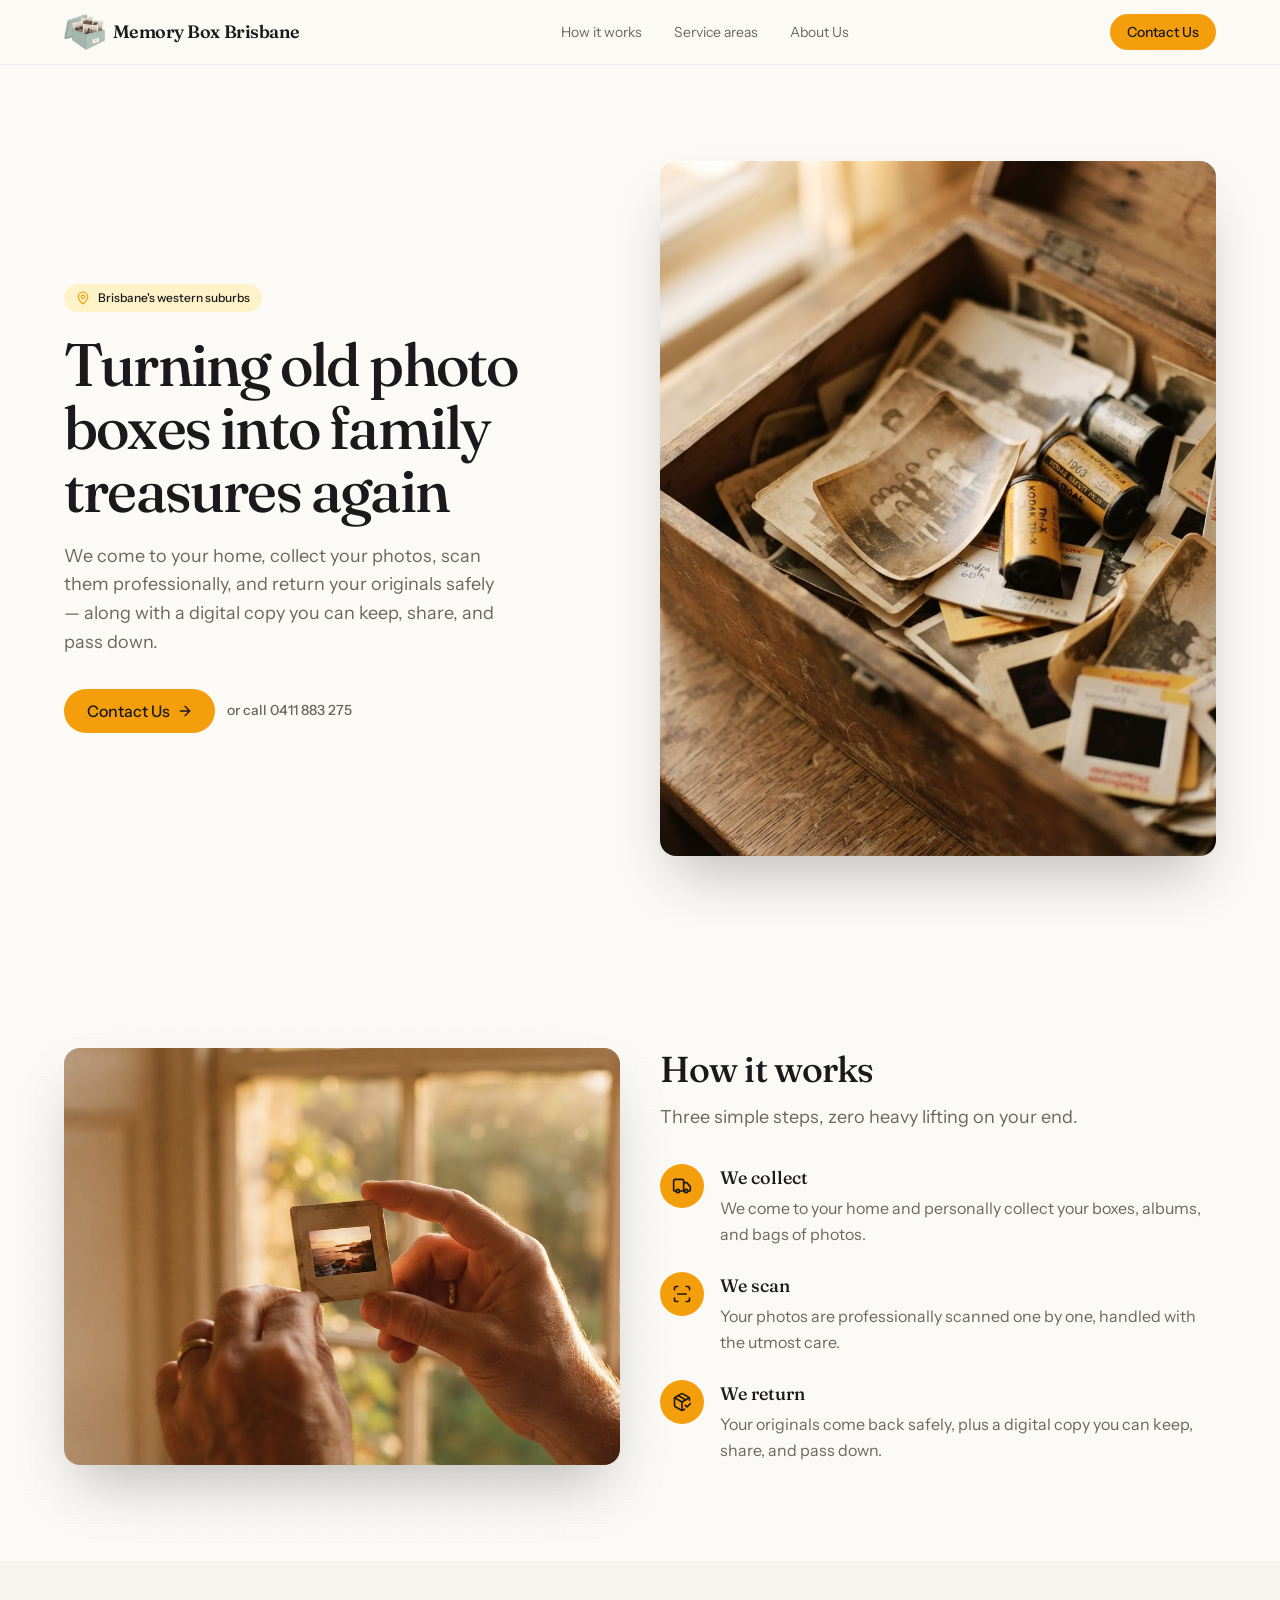
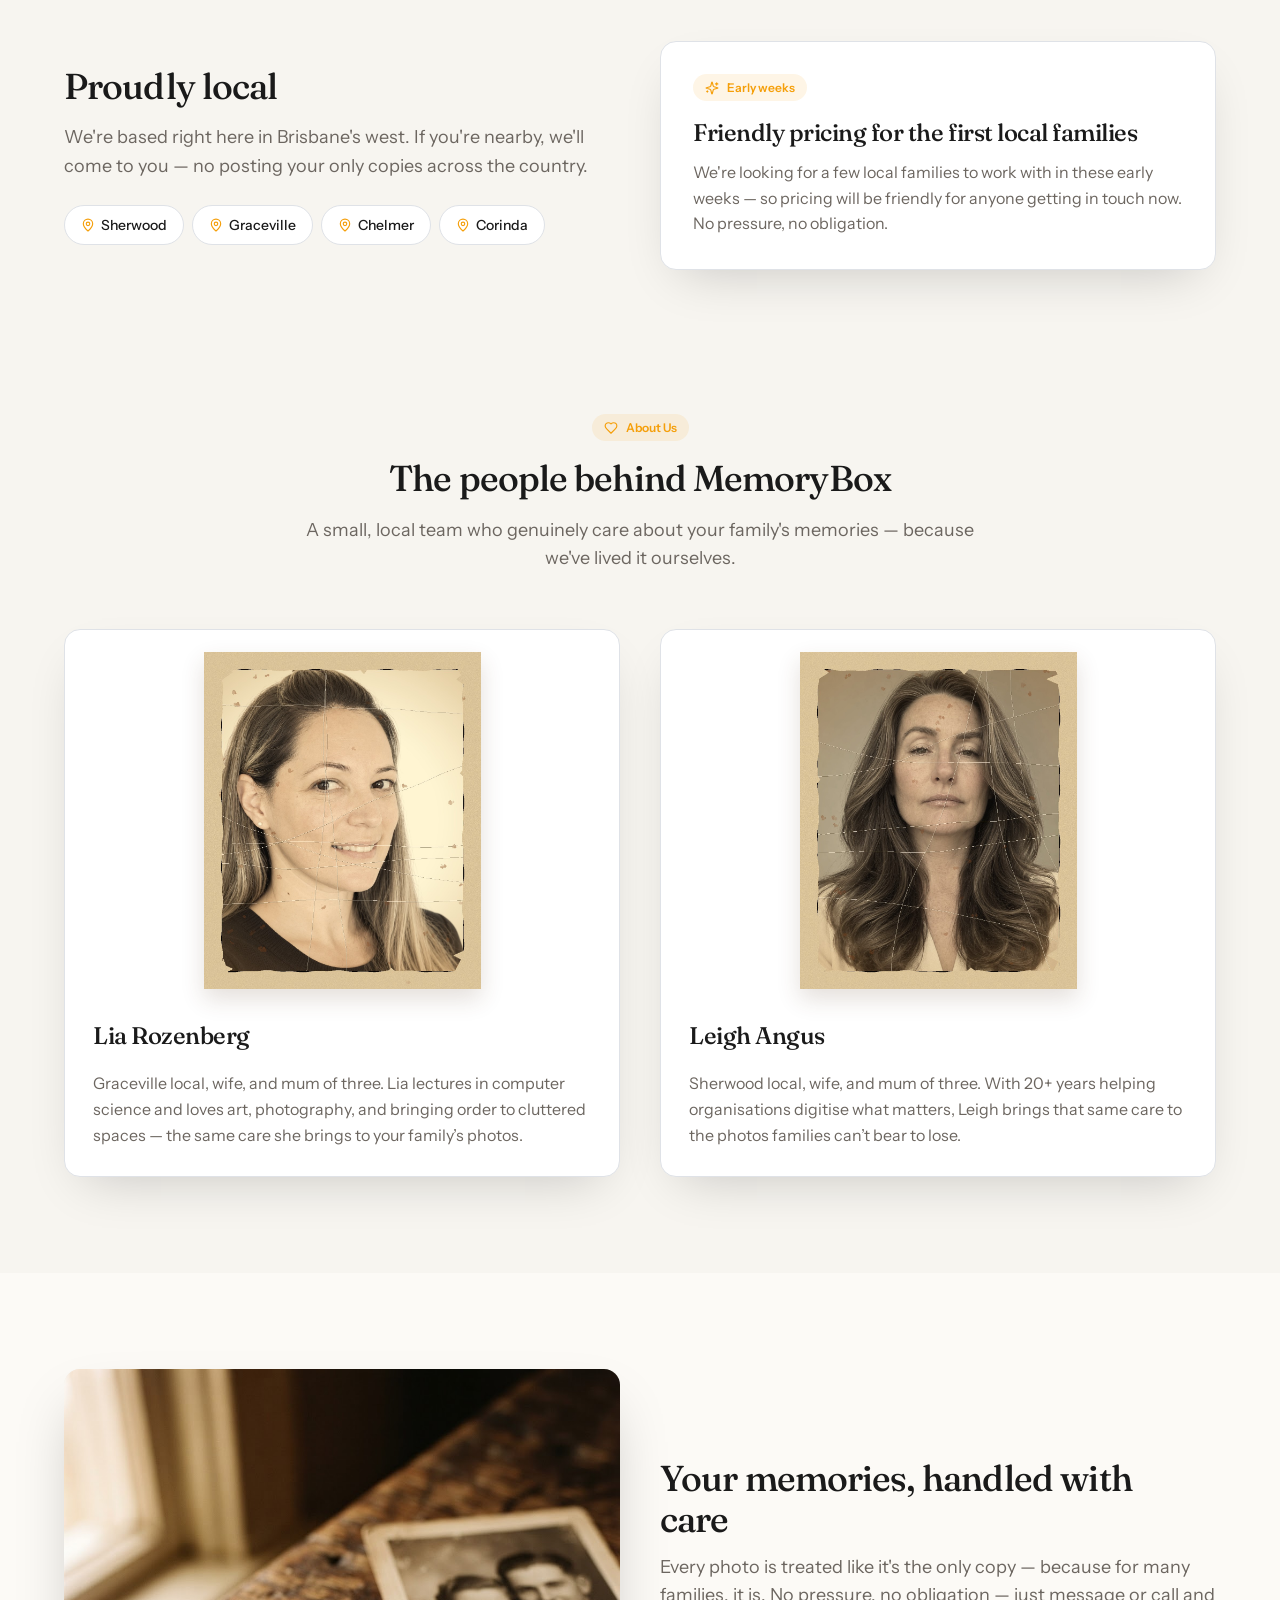
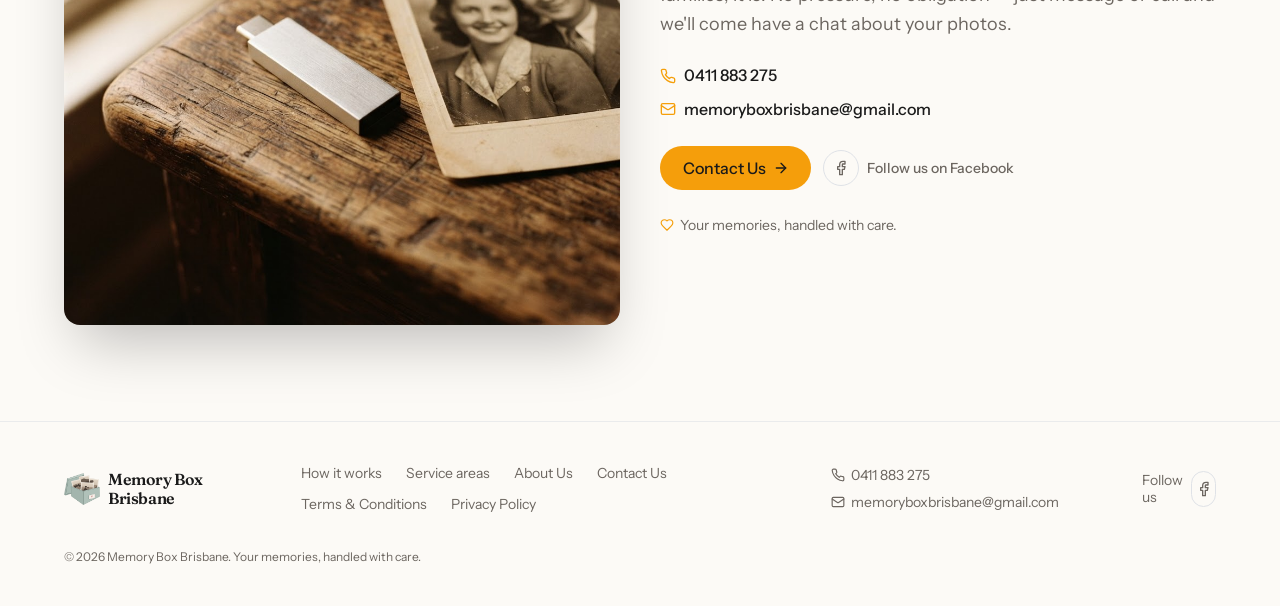
<file: index.html>
<!DOCTYPE html>
<html lang="en-AU">
<head>
  <meta charset="utf-8">
  <meta name="viewport" content="width=device-width, initial-scale=1">
  <title>Memory Box Brisbane</title>
  <meta name="description" content="Preserve your family history with our professional photo digitisation service. We collect your physical albums and boxes, scan them with care, and return your treasures as high-quality digital files for you to share and pass down.">
  <link rel="canonical" href="https://mymemorybox.com.au/">
  <meta property="og:title" content="Memory Box Brisbane">
  <meta property="og:description" content="Turning old photo boxes into family treasures again. Home collection, professional scanning, and your originals returned safely with a digital copy.">
  <meta property="og:type" content="website">
  <meta property="og:url" content="https://mymemorybox.com.au/">
  <meta property="og:image" content="https://mymemorybox.com.au/images/logo.jpg">
  <meta property="og:site_name" content="Memory Box Brisbane">
  <meta name="twitter:card" content="summary_large_image">
  <meta name="twitter:title" content="Memory Box Brisbane">
  <meta name="twitter:description" content="Turning old photo boxes into family treasures again.">
  <meta name="twitter:image" content="https://mymemorybox.com.au/images/logo.jpg">
  <meta name="theme-color" content="#fbf8f4">
  <link rel="icon" href="images/logo.png?v=2" type="image/png">
  <link rel="apple-touch-icon" href="images/logo.png?v=2">
  <link rel="preconnect" href="https://fonts.googleapis.com">
  <link rel="preconnect" href="https://fonts.gstatic.com" crossorigin>
  <link href="https://fonts.googleapis.com/css2?family=Fraunces:opsz,wght@9..144,400;9..144,500;9..144,600;9..144,700&family=Instrument+Sans:wght@400;500;600;700&display=swap" rel="stylesheet">
  <link rel="stylesheet" href="css/styles.css">
  <script type="application/ld+json">
  {
    "@context": "https://schema.org",
    "@type": "LocalBusiness",
    "name": "Memory Box Brisbane",
    "description": "Professional photo digitisation with home collection across Brisbane's west.",
    "url": "https://mymemorybox.com.au/",
    "image": "https://mymemorybox.com.au/images/logo.jpg",
    "logo": "https://mymemorybox.com.au/images/logo.png",
    "email": "memoryboxbrisbane@gmail.com",
    "telephone": "+61411883275",
    "areaServed": ["Sherwood", "Graceville", "Chelmer", "Corinda"],
    "address": {
      "@type": "PostalAddress",
      "addressLocality": "Graceville",
      "addressRegion": "QLD",
      "addressCountry": "AU"
    },
    "founder": {
      "@type": "Person",
      "name": "Lia Rozenberg"
    }
  }
  </script>
</head>
<body>
  <a class="skip-link" href="#main">Skip to content</a>
  <header class="site-header">
    <div class="wrap header-inner">
      <a class="brand" href="./">
        <img class="brand-mark" src="images/logo-mark.png" alt="" width="270" height="240">
        Memory Box Brisbane
      </a>
      <nav class="nav-desktop" aria-label="Primary">
        <a href="#how-it-works">How it works</a>
        <a href="#areas">Service areas</a>
        <a href="#about">About Us</a>
      </nav>
      <div class="header-actions">
        <a class="btn btn-primary btn-sm header-cta" href="mailto:memoryboxbrisbane@gmail.com?subject=I%20want%20to%20know%20more">Contact Us</a>
        <button class="nav-toggle" type="button" data-nav-toggle aria-expanded="false" aria-controls="mobile-nav" aria-label="Toggle menu">
          <svg class="icon icon-md" data-icon-menu aria-hidden="true"><use href="icons.svg#i-menu"></use></svg>
          <svg class="icon icon-md" data-icon-close aria-hidden="true"><use href="icons.svg#i-x"></use></svg>
        </button>
      </div>
    </div>
    <div class="mobile-nav" id="mobile-nav" data-nav-panel hidden>
      <a href="#how-it-works">How it works</a>
      <a href="#areas">Service areas</a>
      <a href="#about">About Us</a>
      <a class="btn btn-primary btn-sm" href="mailto:memoryboxbrisbane@gmail.com?subject=I%20want%20to%20know%20more">
        <svg class="icon" aria-hidden="true"><use href="icons.svg#i-mail"></use></svg>
        Contact Us
      </a>
    </div>
  </header>

  <main id="main">
    <section class="hero">
      <div class="wrap hero-grid">
        <div>
          <span class="pill">
            <svg class="icon icon-xs" aria-hidden="true"><use href="icons.svg#i-mappin"></use></svg>
            Brisbane's western suburbs
          </span>
          <h1>Turning old photo boxes into family treasures again</h1>
          <p class="lede">We come to your home, collect your photos, scan them professionally, and return your originals safely — along with a digital copy you can keep, share, and pass down.</p>
          <div class="inline-actions">
            <a class="btn btn-primary btn-lg" href="mailto:memoryboxbrisbane@gmail.com?subject=I%20want%20to%20know%20more">
              Contact Us
              <svg class="icon" aria-hidden="true"><use href="icons.svg#i-arrowright"></use></svg>
            </a>
            <a class="text-link" href="tel:+61411883275">or call 0411 883 275</a>
          </div>
        </div>
        <div class="photo-frame ratio-4-5">
          <img src="images/hero.jpg" alt="A wooden box of vintage photographs bathed in warm morning light" width="1024" height="1280">
        </div>
      </div>
    </section>

    <section class="how" id="how-it-works">
      <div class="wrap split">
        <div class="photo-frame ratio-4-3 how-photo">
          <img src="images/scan.jpg" alt="Hands carefully lifting a 35mm slide toward a sunlit window" width="1024" height="768">
        </div>
        <div class="how-copy">
          <h2 class="section-title">How it works</h2>
          <p class="section-lead">Three simple steps, zero heavy lifting on your end.</p>
          <ol class="steps">
            <li>
              <span class="step-icon"><svg class="icon icon-md" aria-hidden="true"><use href="icons.svg#i-truck"></use></svg></span>
              <div>
                <p class="step-title">We collect</p>
                <p class="step-text">We come to your home and personally collect your boxes, albums, and bags of photos.</p>
              </div>
            </li>
            <li>
              <span class="step-icon"><svg class="icon icon-md" aria-hidden="true"><use href="icons.svg#i-scanline"></use></svg></span>
              <div>
                <p class="step-title">We scan</p>
                <p class="step-text">Your photos are professionally scanned one by one, handled with the utmost care.</p>
              </div>
            </li>
            <li>
              <span class="step-icon"><svg class="icon icon-md" aria-hidden="true"><use href="icons.svg#i-packagecheck"></use></svg></span>
              <div>
                <p class="step-title">We return</p>
                <p class="step-text">Your originals come back safely, plus a digital copy you can keep, share, and pass down.</p>
              </div>
            </li>
          </ol>
        </div>
      </div>
    </section>

    <section class="band" id="areas">
      <div class="wrap local-grid">
        <div class="local-copy">
          <h2 class="section-title">Proudly local</h2>
          <p class="section-lead">We're based right here in Brisbane's west. If you're nearby, we'll come to you — no posting your only copies across the country.</p>
          <div class="chips">
            <span class="chip"><svg class="icon icon-xs" aria-hidden="true"><use href="icons.svg#i-mappin"></use></svg> Sherwood</span>
            <span class="chip"><svg class="icon icon-xs" aria-hidden="true"><use href="icons.svg#i-mappin"></use></svg> Graceville</span>
            <span class="chip"><svg class="icon icon-xs" aria-hidden="true"><use href="icons.svg#i-mappin"></use></svg> Chelmer</span>
            <span class="chip"><svg class="icon icon-xs" aria-hidden="true"><use href="icons.svg#i-mappin"></use></svg> Corinda</span>
          </div>
        </div>
        <aside class="price-card">
          <span class="pill pill-soft">
            <svg class="icon icon-xs" aria-hidden="true"><use href="icons.svg#i-sparkles"></use></svg>
            Early weeks
          </span>
          <h3>Friendly pricing for the first local families</h3>
          <p>We're looking for a few local families to work with in these early weeks — so pricing will be friendly for anyone getting in touch now. No pressure, no obligation.</p>
        </aside>
      </div>
    </section>

    <section class="band about" id="about">
      <div class="wrap">
        <div class="about-intro">
          <span class="pill pill-soft">
            <svg class="icon icon-xs" aria-hidden="true"><use href="icons.svg#i-heart"></use></svg>
            About Us
          </span>
          <h2 class="section-title">The people behind MemoryBox</h2>
          <p class="section-lead">A small, local team who genuinely care about your family's memories — because we've lived it ourselves.</p>
        </div>
        <div class="team">
          <article class="person">
            <div class="person-photo">
              <img src="images/lia.jpg" alt="Portrait of Lia Rozenberg" width="1034" height="1259">
            </div>
            <div class="person-body">
              <h3>Lia Rozenberg</h3>
              <div class="person-bio">
                <p>Graceville local, wife, and mum of three. Lia lectures in computer science and loves art, photography, and bringing order to cluttered spaces — the same care she brings to your family’s photos.</p>
              </div>
            </div>
          </article>
          <article class="person">
            <div class="person-photo">
              <img src="images/leigh.jpg" alt="Portrait of Leigh Angus" width="1034" height="1259">
            </div>
            <div class="person-body">
              <h3>Leigh Angus</h3>
              <div class="person-bio">
                <p>Sherwood local, wife, and mum of three. With 20+ years helping organisations digitise what matters, Leigh brings that same care to the photos families can’t bear to lose.</p>
              </div>
            </div>
          </article>
        </div>
      </div>
    </section>

    <section class="contact" id="contact">
      <div class="wrap split">
        <div class="photo-frame ratio-1 how-photo">
          <img src="images/usb.jpg" alt="A modern USB drive resting beside an old black-and-white portrait" width="1024" height="1024">
        </div>
        <div class="how-copy">
          <h2 class="section-title">Your memories, handled with care</h2>
          <p class="section-lead">Every photo is treated like it's the only copy — because for many families, it is. No pressure, no obligation — just message or call and we'll come have a chat about your photos.</p>
          <div class="contact-lines">
            <a href="tel:+61411883275">
              <svg class="icon" aria-hidden="true"><use href="icons.svg#i-phone"></use></svg>
              0411 883 275
            </a>
            <a href="mailto:memoryboxbrisbane@gmail.com?subject=I%20want%20to%20know%20more">
              <svg class="icon" aria-hidden="true"><use href="icons.svg#i-mail"></use></svg>
              memoryboxbrisbane@gmail.com
            </a>
          </div>
          <div class="inline-actions contact-actions">
            <a class="btn btn-primary btn-lg" href="mailto:memoryboxbrisbane@gmail.com?subject=I%20want%20to%20know%20more">
              Contact Us
              <svg class="icon" aria-hidden="true"><use href="icons.svg#i-arrowright"></use></svg>
            </a>
            <a class="fb-link" href="https://www.facebook.com/profile.php?id=61593929076750" target="_blank" rel="noopener noreferrer">
              <span class="icon-btn" aria-hidden="true">
                <svg class="icon" aria-hidden="true"><use href="icons.svg#i-facebook"></use></svg>
              </span>
              Follow us on Facebook
            </a>
          </div>
          <p class="fine">
            <svg class="icon icon-xs" aria-hidden="true"><use href="icons.svg#i-heart"></use></svg>
            Your memories, handled with care.
          </p>
        </div>
      </div>
    </section>
  </main>

  <footer class="site-footer">
    <div class="wrap">
      <div class="footer-row">
        <a class="brand footer-brand" href="./">
          <img class="brand-mark sm" src="images/logo-mark.png" alt="" width="270" height="240">
          <span class="brand-name">Memory Box Brisbane</span>
        </a>
        <nav class="footer-links" aria-label="Footer">
          <a href="#how-it-works">How it works</a>
          <a href="#areas">Service areas</a>
          <a href="#about">About Us</a>
          <a href="mailto:memoryboxbrisbane@gmail.com?subject=I%20want%20to%20know%20more">Contact Us</a>
          <a href="terms/">Terms &amp; Conditions</a>
          <a href="privacy/">Privacy Policy</a>
        </nav>
        <div class="footer-contact">
          <a href="tel:+61411883275">
            <svg class="icon icon-xs" aria-hidden="true"><use href="icons.svg#i-phone"></use></svg>
            0411 883 275
          </a>
          <a href="mailto:memoryboxbrisbane@gmail.com?subject=I%20want%20to%20know%20more">
            <svg class="icon icon-xs" aria-hidden="true"><use href="icons.svg#i-mail"></use></svg>
            memoryboxbrisbane@gmail.com
          </a>
        </div>
        <div class="follow">
          <span>Follow us</span>
          <a class="icon-btn" href="https://www.facebook.com/profile.php?id=61593929076750" target="_blank" rel="noopener noreferrer" aria-label="Follow us on Facebook">
            <svg class="icon" aria-hidden="true"><use href="icons.svg#i-facebook"></use></svg>
          </a>
        </div>
      </div>
      <p class="copy">© <span id="year">2026</span> Memory Box Brisbane. Your memories, handled with care.</p>
    </div>
  </footer>

  <div class="mobile-bar">
    <div class="mobile-bar-inner">
      <a class="btn btn-call" href="tel:+61411883275">
        <svg class="icon" aria-hidden="true"><use href="icons.svg#i-phone"></use></svg>
        Call
      </a>
      <a class="btn btn-primary" href="mailto:memoryboxbrisbane@gmail.com?subject=I%20want%20to%20know%20more">
        <svg class="icon" aria-hidden="true"><use href="icons.svg#i-mail"></use></svg>
        Contact Us
      </a>
    </div>
  </div>
  <script src="js/site.js"></script>
  <script>
    document.getElementById("year").textContent = new Date().getFullYear();
  </script>
</body>
</html>
</file>
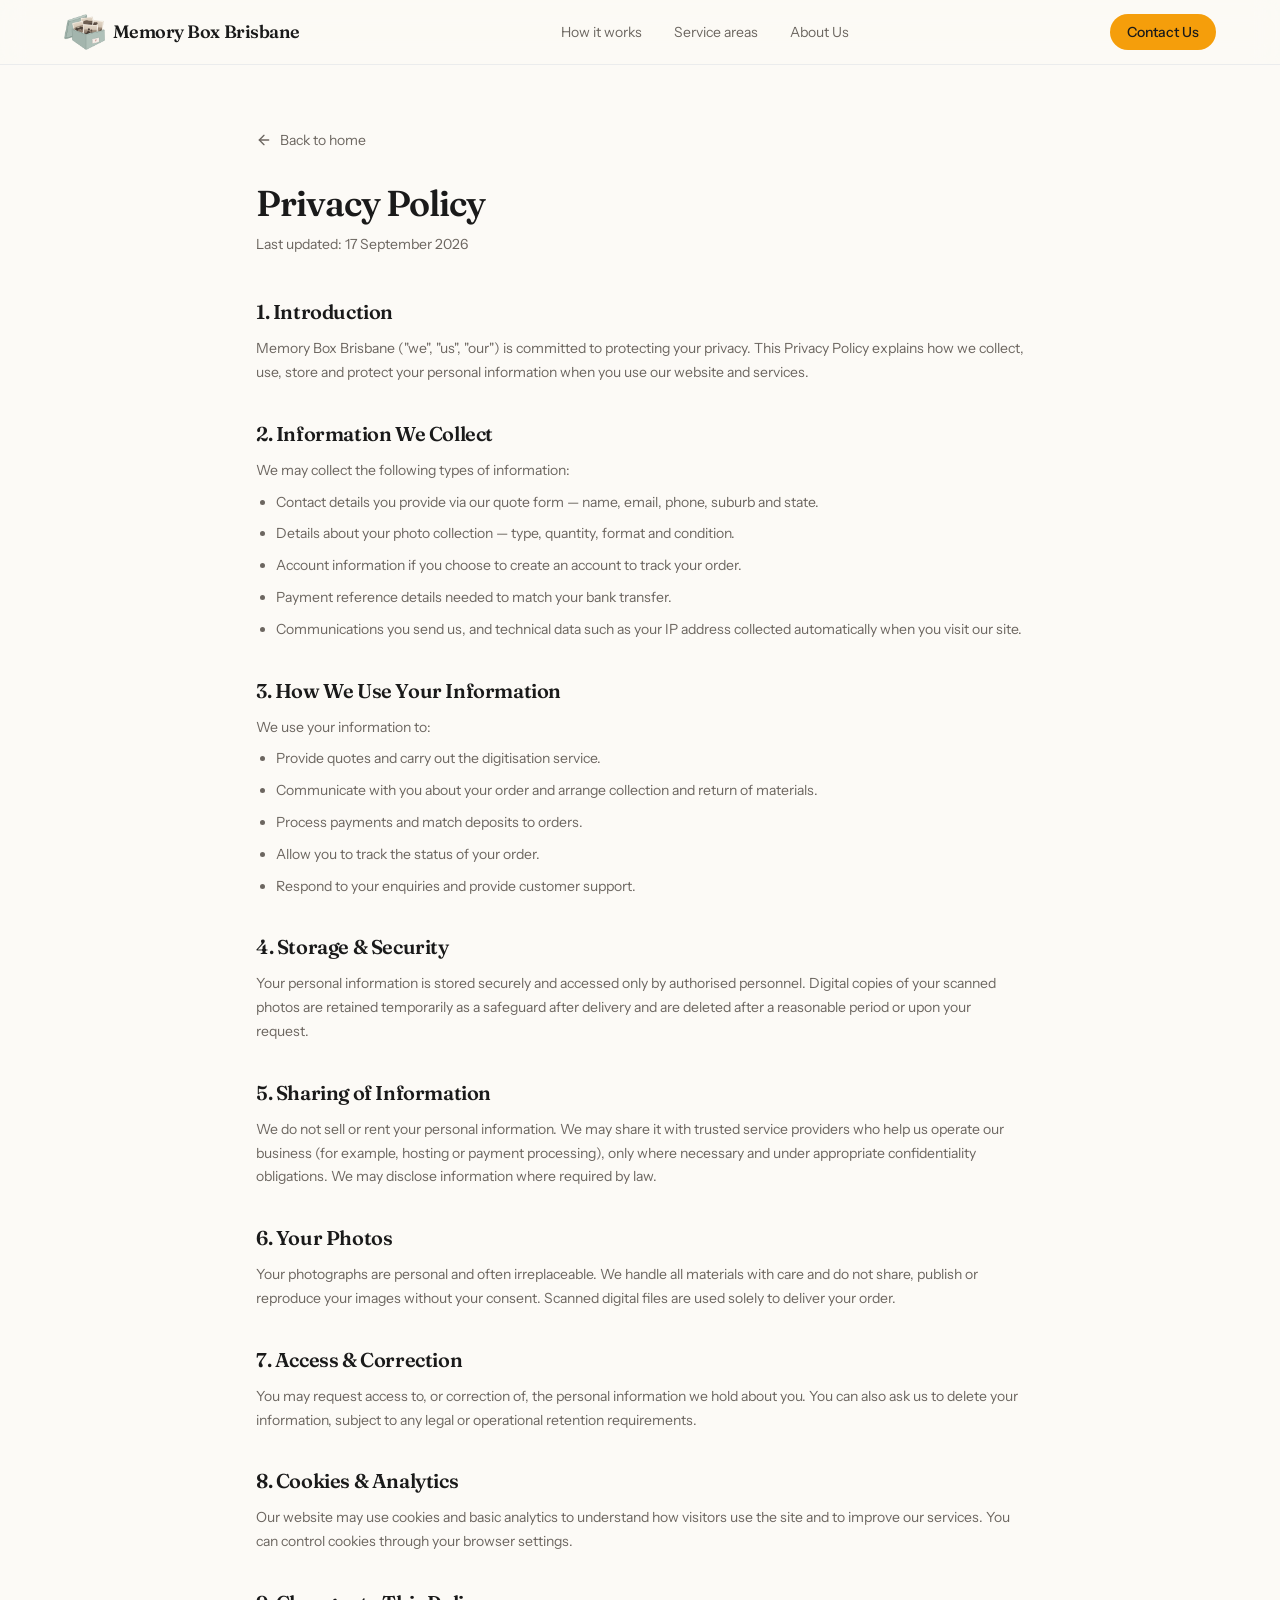
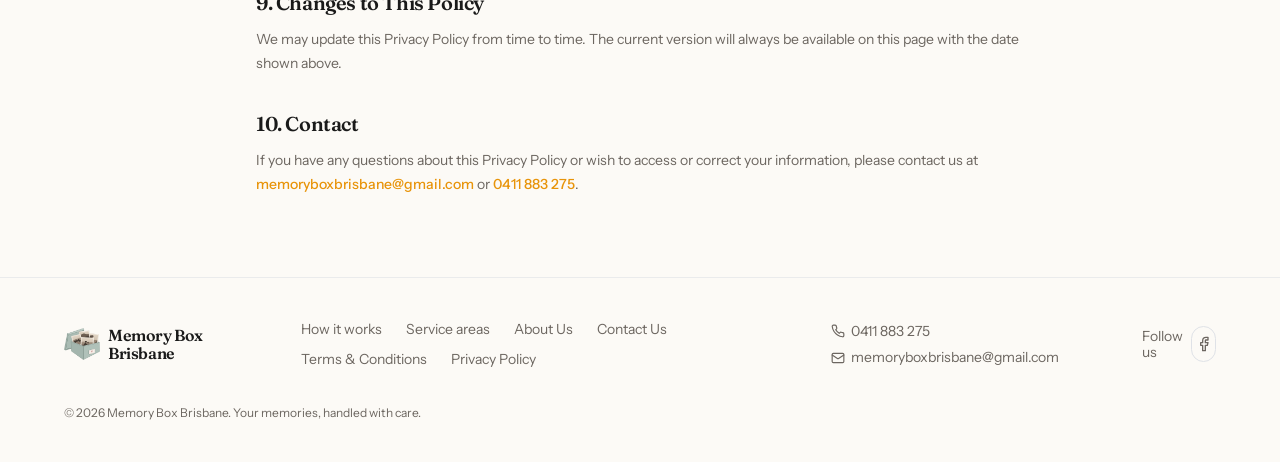
<file: privacy/index.html>
<!DOCTYPE html>
<html lang="en-AU">
<head>
  <meta charset="utf-8">
  <meta name="viewport" content="width=device-width, initial-scale=1">
  <title>Privacy | Memory Box Brisbane</title>
  <meta name="description" content="Privacy policy for Memory Box Brisbane. How we collect, use, and protect your personal information and photographs.">
  <link rel="canonical" href="https://mymemorybox.com.au/privacy/">
  <meta name="theme-color" content="#fbf8f4">
  <link rel="icon" href="../images/logo.png?v=2" type="image/png">
  <link rel="apple-touch-icon" href="../images/logo.png?v=2">
  <link rel="preconnect" href="https://fonts.googleapis.com">
  <link rel="preconnect" href="https://fonts.gstatic.com" crossorigin>
  <link href="https://fonts.googleapis.com/css2?family=Fraunces:opsz,wght@9..144,400;9..144,500;9..144,600;9..144,700&family=Instrument+Sans:wght@400;500;600;700&display=swap" rel="stylesheet">
  <link rel="stylesheet" href="../css/styles.css">
</head>
<body>
  <a class="skip-link" href="#main">Skip to content</a>
  <header class="site-header">
    <div class="wrap header-inner">
      <a class="brand" href="../">
        <img class="brand-mark" src="../images/logo-mark.png" alt="" width="270" height="240">
        Memory Box Brisbane
      </a>
      <nav class="nav-desktop" aria-label="Primary">
        <a href="../#how-it-works">How it works</a>
        <a href="../#areas">Service areas</a>
        <a href="../#about">About Us</a>
      </nav>
      <div class="header-actions">
        <a class="btn btn-primary btn-sm header-cta" href="mailto:memoryboxbrisbane@gmail.com?subject=I%20want%20to%20know%20more">Contact Us</a>
        <button class="nav-toggle" type="button" data-nav-toggle aria-expanded="false" aria-controls="mobile-nav" aria-label="Toggle menu">
          <svg class="icon icon-md" data-icon-menu aria-hidden="true"><use href="../icons.svg#i-menu"></use></svg>
          <svg class="icon icon-md" data-icon-close aria-hidden="true"><use href="../icons.svg#i-x"></use></svg>
        </button>
      </div>
    </div>
    <div class="mobile-nav" id="mobile-nav" data-nav-panel hidden>
      <a href="../#how-it-works">How it works</a>
      <a href="../#areas">Service areas</a>
      <a href="../#about">About Us</a>
      <a class="btn btn-primary btn-sm" href="mailto:memoryboxbrisbane@gmail.com?subject=I%20want%20to%20know%20more">
        <svg class="icon" aria-hidden="true"><use href="../icons.svg#i-mail"></use></svg>
        Contact Us
      </a>
    </div>
  </header>

  <main id="main" class="legal">
    <article class="wrap-legal">
      <a class="back-link" href="../">
        <svg class="icon" aria-hidden="true"><use href="../icons.svg#i-arrowleft"></use></svg>
        Back to home
      </a>
      <h1>Privacy Policy</h1>
      <p class="updated">Last updated: 17 September 2026</p>
      <div class="legal-body">
        <section>
          <h2>1. Introduction</h2>
          <p>Memory Box Brisbane ("we", "us", "our") is committed to protecting your privacy. This Privacy Policy explains how we collect, use, store and protect your personal information when you use our website and services.</p>
        </section>
        <section>
          <h2>2. Information We Collect</h2>
          <p>We may collect the following types of information:</p>
          <ul>
            <li>Contact details you provide via our quote form — name, email, phone, suburb and state.</li>
            <li>Details about your photo collection — type, quantity, format and condition.</li>
            <li>Account information if you choose to create an account to track your order.</li>
            <li>Payment reference details needed to match your bank transfer.</li>
            <li>Communications you send us, and technical data such as your IP address collected automatically when you visit our site.</li>
          </ul>
        </section>
        <section>
          <h2>3. How We Use Your Information</h2>
          <p>We use your information to:</p>
          <ul>
            <li>Provide quotes and carry out the digitisation service.</li>
            <li>Communicate with you about your order and arrange collection and return of materials.</li>
            <li>Process payments and match deposits to orders.</li>
            <li>Allow you to track the status of your order.</li>
            <li>Respond to your enquiries and provide customer support.</li>
          </ul>
        </section>
        <section>
          <h2>4. Storage &amp; Security</h2>
          <p>Your personal information is stored securely and accessed only by authorised personnel. Digital copies of your scanned photos are retained temporarily as a safeguard after delivery and are deleted after a reasonable period or upon your request.</p>
        </section>
        <section>
          <h2>5. Sharing of Information</h2>
          <p>We do not sell or rent your personal information. We may share it with trusted service providers who help us operate our business (for example, hosting or payment processing), only where necessary and under appropriate confidentiality obligations. We may disclose information where required by law.</p>
        </section>
        <section>
          <h2>6. Your Photos</h2>
          <p>Your photographs are personal and often irreplaceable. We handle all materials with care and do not share, publish or reproduce your images without your consent. Scanned digital files are used solely to deliver your order.</p>
        </section>
        <section>
          <h2>7. Access &amp; Correction</h2>
          <p>You may request access to, or correction of, the personal information we hold about you. You can also ask us to delete your information, subject to any legal or operational retention requirements.</p>
        </section>
        <section>
          <h2>8. Cookies &amp; Analytics</h2>
          <p>Our website may use cookies and basic analytics to understand how visitors use the site and to improve our services. You can control cookies through your browser settings.</p>
        </section>
        <section>
          <h2>9. Changes to This Policy</h2>
          <p>We may update this Privacy Policy from time to time. The current version will always be available on this page with the date shown above.</p>
        </section>
        <section>
          <h2>10. Contact</h2>
          <p>If you have any questions about this Privacy Policy or wish to access or correct your information, please contact us at <a href="mailto:memoryboxbrisbane@gmail.com">memoryboxbrisbane@gmail.com</a> or <a href="tel:+61411883275">0411 883 275</a>.</p>
        </section>
      </div>
    </article>
  </main>

  <footer class="site-footer">
    <div class="wrap">
      <div class="footer-row">
        <a class="brand footer-brand" href="../">
          <img class="brand-mark sm" src="../images/logo-mark.png" alt="" width="270" height="240">
          <span class="brand-name">Memory Box Brisbane</span>
        </a>
        <nav class="footer-links" aria-label="Footer">
          <a href="../#how-it-works">How it works</a>
          <a href="../#areas">Service areas</a>
          <a href="../#about">About Us</a>
          <a href="mailto:memoryboxbrisbane@gmail.com?subject=I%20want%20to%20know%20more">Contact Us</a>
          <a href="../terms/">Terms &amp; Conditions</a>
          <a href="./">Privacy Policy</a>
        </nav>
        <div class="footer-contact">
          <a href="tel:+61411883275"><svg class="icon icon-xs" aria-hidden="true"><use href="../icons.svg#i-phone"></use></svg> 0411 883 275</a>
          <a href="mailto:memoryboxbrisbane@gmail.com"><svg class="icon icon-xs" aria-hidden="true"><use href="../icons.svg#i-mail"></use></svg> memoryboxbrisbane@gmail.com</a>
        </div>
        <div class="follow">
          <span>Follow us</span>
          <a class="icon-btn" href="https://www.facebook.com/profile.php?id=61593929076750" target="_blank" rel="noopener noreferrer" aria-label="Follow us on Facebook">
            <svg class="icon" aria-hidden="true"><use href="../icons.svg#i-facebook"></use></svg>
          </a>
        </div>
      </div>
      <p class="copy">© <span id="year">2026</span> Memory Box Brisbane. Your memories, handled with care.</p>
    </div>
  </footer>
  <div class="mobile-bar">
    <div class="mobile-bar-inner">
      <a class="btn btn-call" href="tel:+61411883275"><svg class="icon" aria-hidden="true"><use href="../icons.svg#i-phone"></use></svg> Call</a>
      <a class="btn btn-primary" href="mailto:memoryboxbrisbane@gmail.com?subject=I%20want%20to%20know%20more"><svg class="icon" aria-hidden="true"><use href="../icons.svg#i-mail"></use></svg> Contact Us</a>
    </div>
  </div>
  <script src="../js/site.js"></script>
  <script>document.getElementById("year").textContent = new Date().getFullYear();</script>
</body>
</html>
</file>
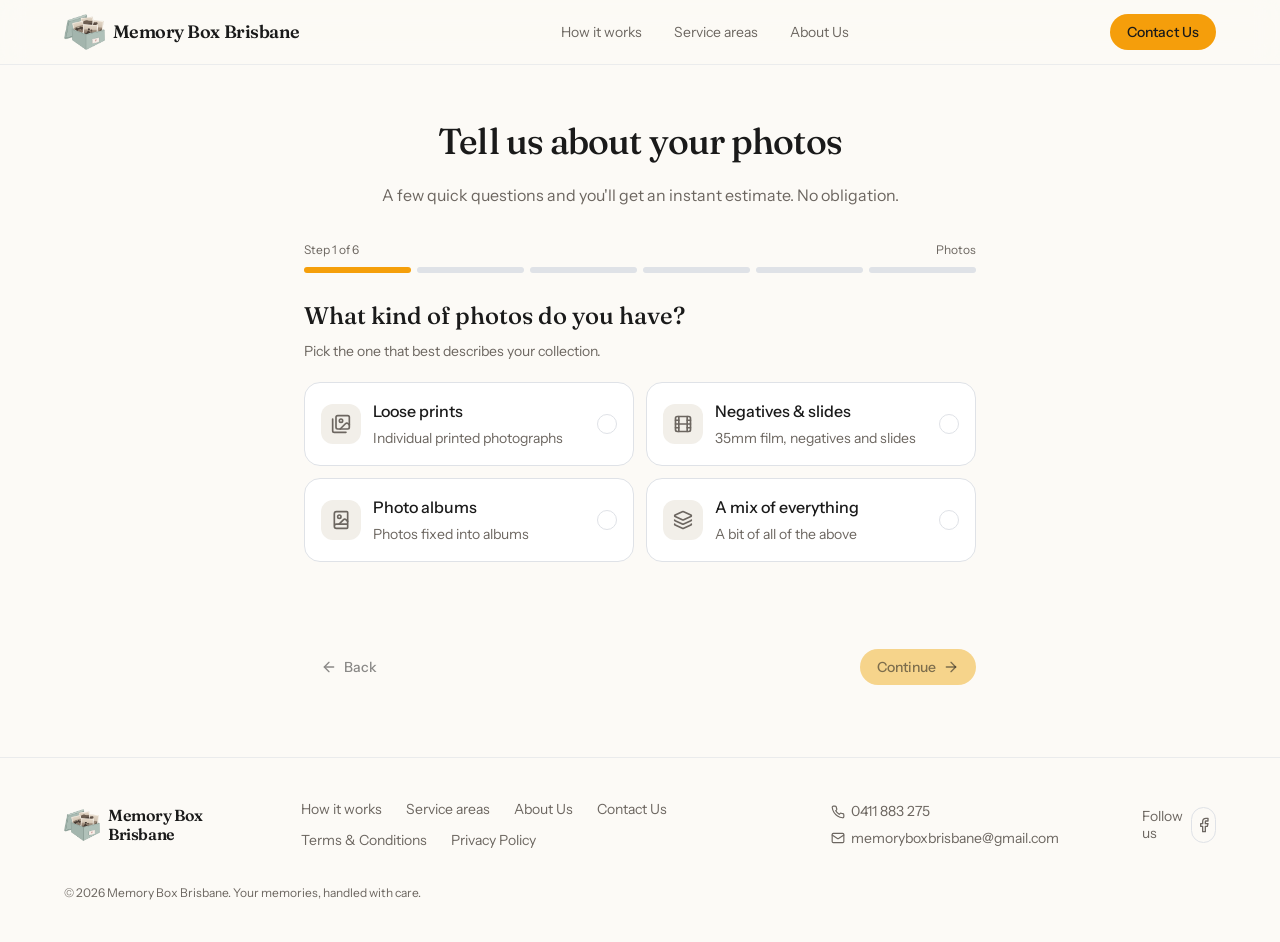
<file: quote/index.html>
<!DOCTYPE html>
<html lang="en-AU">
<head>
  <meta charset="utf-8">
  <meta name="viewport" content="width=device-width, initial-scale=1">
  <title>Questionnaire | Memory Box Brisbane</title>
  <meta name="description" content="A few quick questions and you'll get an instant estimate for digitising your photos. No obligation.">
  <link rel="canonical" href="https://mymemorybox.com.au/quote/">
  <meta name="theme-color" content="#fbf8f4">
  <link rel="icon" href="../images/logo.png?v=2" type="image/png">
  <link rel="apple-touch-icon" href="../images/logo.png?v=2">
  <link rel="preconnect" href="https://fonts.googleapis.com">
  <link rel="preconnect" href="https://fonts.gstatic.com" crossorigin>
  <link href="https://fonts.googleapis.com/css2?family=Fraunces:opsz,wght@9..144,400;9..144,500;9..144,600;9..144,700&family=Instrument+Sans:wght@400;500;600;700&display=swap" rel="stylesheet">
  <link rel="stylesheet" href="../css/styles.css">
</head>
<body>
  <a class="skip-link" href="#main">Skip to content</a>
  <header class="site-header">
    <div class="wrap header-inner">
      <a class="brand" href="../">
        <img class="brand-mark" src="../images/logo-mark.png" alt="" width="270" height="240">
        Memory Box Brisbane
      </a>
      <nav class="nav-desktop" aria-label="Primary">
        <a href="../#how-it-works">How it works</a>
        <a href="../#areas">Service areas</a>
        <a href="../#about">About Us</a>
      </nav>
      <div class="header-actions">
        <a class="btn btn-primary btn-sm header-cta" href="mailto:memoryboxbrisbane@gmail.com?subject=I%20want%20to%20know%20more">Contact Us</a>
        <button class="nav-toggle" type="button" data-nav-toggle aria-expanded="false" aria-controls="mobile-nav" aria-label="Toggle menu">
          <svg class="icon icon-md" data-icon-menu aria-hidden="true"><use href="../icons.svg#i-menu"></use></svg>
          <svg class="icon icon-md" data-icon-close aria-hidden="true"><use href="../icons.svg#i-x"></use></svg>
        </button>
      </div>
    </div>
    <div class="mobile-nav" id="mobile-nav" data-nav-panel hidden>
      <a href="../#how-it-works">How it works</a>
      <a href="../#areas">Service areas</a>
      <a href="../#about">About Us</a>
      <a class="btn btn-primary btn-sm" href="mailto:memoryboxbrisbane@gmail.com?subject=I%20want%20to%20know%20more">
        <svg class="icon" aria-hidden="true"><use href="../icons.svg#i-mail"></use></svg>
        Contact Us
      </a>
    </div>
  </header>

  <main id="main" class="quote">
    <div class="wrap-narrow">
      <div class="quote-intro" id="quote-intro">
        <h1>Tell us about your photos</h1>
        <p>A few quick questions and you'll get an instant estimate. No obligation.</p>
      </div>

      <noscript>
        <div class="noscript-note">
          <p>The instant estimator needs JavaScript. Email <a href="mailto:memoryboxbrisbane@gmail.com">memoryboxbrisbane@gmail.com</a> or call <a href="tel:+61411883275">0411 883 275</a> and tell us about your photos.</p>
        </div>
      </noscript>

      <form id="quote-form" class="quote-card" novalidate>
        <div class="progress-meta">
          <span id="step-count">Step 1 of 6</span>
          <span id="step-name">Photos</span>
        </div>
        <div class="progress-bars" aria-hidden="true">
          <span data-bar class="is-on"></span>
          <span data-bar></span>
          <span data-bar></span>
          <span data-bar></span>
          <span data-bar></span>
          <span data-bar></span>
        </div>

        <div class="step" data-step="0">
          <h2>What kind of photos do you have?</h2>
          <p class="hint">Pick the one that best describes your collection.</p>
          <div class="choices">
            <label class="choice"><input type="radio" name="photo_type" value="prints" ><span class="choice-icon"><svg class="icon icon-md" aria-hidden="true"><use href="../icons.svg#i-images"></use></svg></span><span class="choice-copy"><strong>Loose prints</strong><span>Individual printed photographs</span></span><span class="choice-check"><svg class="icon icon-xs" aria-hidden="true"><use href="../icons.svg#i-check"></use></svg></span></label>
            <label class="choice"><input type="radio" name="photo_type" value="negatives_slides" ><span class="choice-icon"><svg class="icon icon-md" aria-hidden="true"><use href="../icons.svg#i-film"></use></svg></span><span class="choice-copy"><strong>Negatives &amp; slides</strong><span>35mm film, negatives and slides</span></span><span class="choice-check"><svg class="icon icon-xs" aria-hidden="true"><use href="../icons.svg#i-check"></use></svg></span></label>
            <label class="choice"><input type="radio" name="photo_type" value="albums" ><span class="choice-icon"><svg class="icon icon-md" aria-hidden="true"><use href="../icons.svg#i-bookimage"></use></svg></span><span class="choice-copy"><strong>Photo albums</strong><span>Photos fixed into albums</span></span><span class="choice-check"><svg class="icon icon-xs" aria-hidden="true"><use href="../icons.svg#i-check"></use></svg></span></label>
            <label class="choice"><input type="radio" name="photo_type" value="mixed" ><span class="choice-icon"><svg class="icon icon-md" aria-hidden="true"><use href="../icons.svg#i-layers"></use></svg></span><span class="choice-copy"><strong>A mix of everything</strong><span>A bit of all of the above</span></span><span class="choice-check"><svg class="icon icon-xs" aria-hidden="true"><use href="../icons.svg#i-check"></use></svg></span></label>
          </div>
        </div>

        <div class="step" data-step="1" hidden>
          <h2>How are they stored?</h2>
          <p class="hint">This helps us plan the right approach.</p>
          <div class="choices">
            <label class="choice"><input type="radio" name="format_condition" value="loose" ><span class="choice-icon"><svg class="icon icon-md" aria-hidden="true"><use href="../icons.svg#i-boxes"></use></svg></span><span class="choice-copy"><strong>Loose in boxes or bags</strong><span>Stacked loose, not organised</span></span><span class="choice-check"><svg class="icon icon-xs" aria-hidden="true"><use href="../icons.svg#i-check"></use></svg></span></label>
            <label class="choice"><input type="radio" name="format_condition" value="in_albums" ><span class="choice-icon"><svg class="icon icon-md" aria-hidden="true"><use href="../icons.svg#i-bookimage"></use></svg></span><span class="choice-copy"><strong>Fixed in albums</strong><span>Slotted into album pages</span></span><span class="choice-check"><svg class="icon icon-xs" aria-hidden="true"><use href="../icons.svg#i-check"></use></svg></span></label>
            <label class="choice"><input type="radio" name="format_condition" value="boxed" ><span class="choice-icon"><svg class="icon icon-md" aria-hidden="true"><use href="../icons.svg#i-archive"></use></svg></span><span class="choice-copy"><strong>Organised in boxes</strong><span>Sorted into boxes or envelopes</span></span><span class="choice-check"><svg class="icon icon-xs" aria-hidden="true"><use href="../icons.svg#i-check"></use></svg></span></label>
            <label class="choice"><input type="radio" name="format_condition" value="mixed_condition" ><span class="choice-icon"><svg class="icon icon-md" aria-hidden="true"><use href="../icons.svg#i-shuffle"></use></svg></span><span class="choice-copy"><strong>Mixed condition</strong><span>Some of each</span></span><span class="choice-check"><svg class="icon icon-xs" aria-hidden="true"><use href="../icons.svg#i-check"></use></svg></span></label>
          </div>
        </div>

        <div class="step" data-step="2" hidden>
          <h2>Roughly how many photos?</h2>
          <p class="hint">A ballpark is fine — it just shapes your estimate.</p>
          <div class="choices">
            <label class="choice"><input type="radio" name="quantity_range" value="1-100" ><span class="choice-icon"><svg class="icon icon-md" aria-hidden="true"><use href="../icons.svg#i-images"></use></svg></span><span class="choice-copy"><strong>1–100 photos</strong></span><span class="choice-check"><svg class="icon icon-xs" aria-hidden="true"><use href="../icons.svg#i-check"></use></svg></span></label>
            <label class="choice"><input type="radio" name="quantity_range" value="101-500" ><span class="choice-icon"><svg class="icon icon-md" aria-hidden="true"><use href="../icons.svg#i-layers"></use></svg></span><span class="choice-copy"><strong>101–500 photos</strong></span><span class="choice-check"><svg class="icon icon-xs" aria-hidden="true"><use href="../icons.svg#i-check"></use></svg></span></label>
            <label class="choice"><input type="radio" name="quantity_range" value="501-1000" ><span class="choice-icon"><svg class="icon icon-md" aria-hidden="true"><use href="../icons.svg#i-boxes"></use></svg></span><span class="choice-copy"><strong>501–1,000 photos</strong></span><span class="choice-check"><svg class="icon icon-xs" aria-hidden="true"><use href="../icons.svg#i-check"></use></svg></span></label>
            <label class="choice"><input type="radio" name="quantity_range" value="1000+" ><span class="choice-icon"><svg class="icon icon-md" aria-hidden="true"><use href="../icons.svg#i-archive"></use></svg></span><span class="choice-copy"><strong>1,000+ photos</strong></span><span class="choice-check"><svg class="icon icon-xs" aria-hidden="true"><use href="../icons.svg#i-check"></use></svg></span></label>
          </div>
        </div>

        <div class="step" data-step="3" hidden>
          <h2>Where are you, and when?</h2>
          <p class="hint">So we know where to collect and roughly when.</p>
          <div class="fields">
            <div class="field-row">
              <div class="field">
                <label for="state">State</label>
                <select id="state" name="state">
                  <option>QLD</option>
                  <option>NSW</option>
                  <option>VIC</option>
                  <option>ACT</option>
                  <option>SA</option>
                  <option>WA</option>
                  <option>TAS</option>
                  <option>NT</option>
                </select>
              </div>
              <div class="field">
                <label for="suburb">Suburb</label>
                <input id="suburb" name="suburb" type="text" placeholder="e.g. Sherwood" autocomplete="address-level2">
              </div>
            </div>
            <div>
              <p class="field"><span style="font-size:0.875rem;font-weight:500">When should we collect?</span></p>
              <div class="choices">
                <label class="choice"><input type="radio" name="ready_when" value="asap" ><span class="choice-icon"><svg class="icon icon-md" aria-hidden="true"><use href="../icons.svg#i-zap"></use></svg></span><span class="choice-copy"><strong>As soon as possible</strong></span><span class="choice-check"><svg class="icon icon-xs" aria-hidden="true"><use href="../icons.svg#i-check"></use></svg></span></label>
                <label class="choice"><input type="radio" name="ready_when" value="this_week" ><span class="choice-icon"><svg class="icon icon-md" aria-hidden="true"><use href="../icons.svg#i-calendar"></use></svg></span><span class="choice-copy"><strong>This week</strong></span><span class="choice-check"><svg class="icon icon-xs" aria-hidden="true"><use href="../icons.svg#i-check"></use></svg></span></label>
                <label class="choice"><input type="radio" name="ready_when" value="next_few_weeks" ><span class="choice-icon"><svg class="icon icon-md" aria-hidden="true"><use href="../icons.svg#i-calendardays"></use></svg></span><span class="choice-copy"><strong>In the next few weeks</strong></span><span class="choice-check"><svg class="icon icon-xs" aria-hidden="true"><use href="../icons.svg#i-check"></use></svg></span></label>
                <label class="choice"><input type="radio" name="ready_when" value="no_rush" ><span class="choice-icon"><svg class="icon icon-md" aria-hidden="true"><use href="../icons.svg#i-clock"></use></svg></span><span class="choice-copy"><strong>No rush</strong></span><span class="choice-check"><svg class="icon icon-xs" aria-hidden="true"><use href="../icons.svg#i-check"></use></svg></span></label>
              </div>
            </div>
          </div>
        </div>

        <div class="step" data-step="4" hidden>
          <h2>Your details</h2>
          <p class="hint">So we can send your estimate and follow up.</p>
          <div class="fields">
            <div class="field">
              <label for="name">Name</label>
              <input id="name" name="name" type="text" placeholder="Your name" autocomplete="name">
            </div>
            <div class="field-row">
              <div class="field">
                <label for="email">Email</label>
                <input id="email" name="email" type="email" placeholder="you@example.com" autocomplete="email">
              </div>
              <div class="field">
                <label for="phone">Phone</label>
                <input id="phone" name="phone" type="tel" placeholder="04xx xxx xxx" autocomplete="tel">
              </div>
            </div>
            <div class="field">
              <label for="notes">Anything else? (optional)</label>
              <textarea id="notes" name="notes" rows="3" placeholder="e.g. fragile photos, particular albums to prioritise"></textarea>
            </div>
          </div>
        </div>

        <div class="step" data-step="5" hidden>
          <h2>Review your answers</h2>
          <p class="hint">Make sure everything looks right, then get your estimate.</p>
          <dl class="review">
            <div><dt>Photos</dt><dd id="review-photos">—</dd></div>
            <div><dt>Storage</dt><dd id="review-storage">—</dd></div>
            <div><dt>Quantity</dt><dd id="review-quantity">—</dd></div>
            <div><dt>Location</dt><dd id="review-location">—</dd></div>
            <div><dt>Timing</dt><dd id="review-timing">—</dd></div>
            <div><dt>Name</dt><dd id="review-name">—</dd></div>
            <div><dt>Email</dt><dd id="review-email">—</dd></div>
            <div><dt>Phone</dt><dd id="review-phone">—</dd></div>
          </dl>
        </div>

        <div class="wizard-nav">
          <button class="btn btn-ghost btn-sm" type="button" id="back-btn" disabled>
            <svg class="icon" aria-hidden="true"><use href="../icons.svg#i-arrowleft"></use></svg>
            Back
          </button>
          <button class="btn btn-primary btn-sm" type="button" id="next-btn" disabled>
            Continue
            <svg class="icon" aria-hidden="true"><use href="../icons.svg#i-arrowright"></use></svg>
          </button>
          <button class="btn btn-primary btn-sm" type="submit" id="submit-btn" hidden>
            Get my estimate
            <svg class="icon" aria-hidden="true"><use href="../icons.svg#i-arrowright"></use></svg>
          </button>
        </div>
      </form>

      <section id="estimate" class="estimate" hidden>
        <div class="estimate-hero">
          <span class="pill">
            <svg class="icon icon-xs" aria-hidden="true"><use href="../icons.svg#i-sparkles"></use></svg>
            Your instant estimate
          </span>
          <h1 class="section-title" style="margin-top:1.25rem">Your Memory Preservation Plan</h1>
          <p class="section-lead">Based on your answers, here's an honest price range for digitising your collection.</p>
        </div>
        <div class="plan-card">
          <p class="plan-kicker">Estimated total</p>
          <p class="plan-price" id="est-range">$0–$0</p>
          <div class="discount-badge">
            <svg class="icon" aria-hidden="true"><use href="../icons.svg#i-sparkles"></use></svg>
            15% early-weeks discount applied
          </div>
          <p class="plan-note">Includes home collection, professional scanning, and return of your originals plus a digital copy.</p>
          <p class="plan-meta">
            <span id="est-type"></span>
            <span>·</span>
            <span id="est-qty"></span>
            <span>·</span>
            <span id="est-place"></span>
          </p>
        </div>

        <div id="pending-block" class="accept-panel">
          <h2>Ready to go ahead?</h2>
          <p>Accept your quote to lock in your friendly early-weeks price. A 50% deposit secures your booking — the balance is due when your photos are delivered.</p>
          <div class="deposit-row">
            <span>Deposit due (50%)</span>
            <strong id="est-deposit">$0</strong>
          </div>
          <button class="btn btn-primary btn-lg" type="button" id="accept-btn">
            Accept quote
            <svg class="icon" aria-hidden="true"><use href="../icons.svg#i-arrowright"></use></svg>
          </button>
        </div>

        <div id="accepted-block" class="paid-panel" hidden>
          <div class="accepted-banner">
            <svg class="icon icon-md" aria-hidden="true"><use href="../icons.svg#i-check"></use></svg>
            Quote accepted — thank you!
          </div>
          <div class="after-grid">
            <div class="bank-card">
              <h3>Pay your deposit</h3>
              <p>Transfer <span id="est-deposit-2">$0</span> (50%) to the account below to secure your booking.</p>
              <div class="copy-list">
                <div class="copy-row"><div><p>Account name</p><strong id="bank-name">Memory Box Brisbane</strong></div><button class="copy-btn" type="button" data-copy="bank-name" data-label="Copy"><svg class="icon icon-xs" aria-hidden="true"><use href="../icons.svg#i-copy"></use></svg> Copy</button></div>
                <div class="copy-row"><div><p>BSB</p><strong id="bank-bsb">062-692</strong></div><button class="copy-btn" type="button" data-copy="bank-bsb" data-label="Copy"><svg class="icon icon-xs" aria-hidden="true"><use href="../icons.svg#i-copy"></use></svg> Copy</button></div>
                <div class="copy-row"><div><p>Account no.</p><strong id="bank-acc">4977 9920</strong></div><button class="copy-btn" type="button" data-copy="bank-acc" data-label="Copy"><svg class="icon icon-xs" aria-hidden="true"><use href="../icons.svg#i-copy"></use></svg> Copy</button></div>
                <div class="copy-row"><div><p>Reference</p><strong class="hl" id="bank-ref"></strong></div><button class="copy-btn" type="button" data-copy="bank-ref" data-label="Copy"><svg class="icon icon-xs" aria-hidden="true"><use href="../icons.svg#i-copy"></use></svg> Copy</button></div>
              </div>
            </div>
            <div class="next-card">
              <h3>What happens next</h3>
              <ol class="next-list">
                <li><span>1.</span> We confirm your deposit and reach out to arrange collection.</li>
                <li><span>2.</span> We collect your photos and scan them with care.</li>
                <li><span>3.</span> Your originals and digital copy are returned — balance due.</li>
              </ol>
              <div class="track-note">
                <p>Email the reference so it can be matched</p>
                <p class="small">This static site keeps the estimate in your browser only. Please email the reference (or call) so the deposit can be matched to your photos.</p>
                <a class="btn btn-outline btn-sm stack-btn" id="email-quote" href="mailto:memoryboxbrisbane@gmail.com">Email this quote</a>
                <a class="btn btn-ghost btn-sm stack-btn" href="tel:+61411883275">Call 0411 883 275</a>
              </div>
            </div>
          </div>
          <p class="care-line">
            <svg class="icon icon-xs" aria-hidden="true"><use href="../icons.svg#i-heart"></use></svg>
            Your memories, handled with care.
          </p>
        </div>
        <p style="text-align:center;margin-top:1.5rem"><a class="text-link" id="restart-btn" href="./">Start a new quote</a></p>
      </section>
    </div>
  </main>

  <footer class="site-footer">
    <div class="wrap">
      <div class="footer-row">
        <a class="brand footer-brand" href="../">
          <img class="brand-mark sm" src="../images/logo-mark.png" alt="" width="270" height="240">
          <span class="brand-name">Memory Box Brisbane</span>
        </a>
        <nav class="footer-links" aria-label="Footer">
          <a href="../#how-it-works">How it works</a>
          <a href="../#areas">Service areas</a>
          <a href="../#about">About Us</a>
          <a href="mailto:memoryboxbrisbane@gmail.com?subject=I%20want%20to%20know%20more">Contact Us</a>
          <a href="../terms/">Terms &amp; Conditions</a>
          <a href="../privacy/">Privacy Policy</a>
        </nav>
        <div class="footer-contact">
          <a href="tel:+61411883275"><svg class="icon icon-xs" aria-hidden="true"><use href="../icons.svg#i-phone"></use></svg> 0411 883 275</a>
          <a href="mailto:memoryboxbrisbane@gmail.com?subject=I%20want%20to%20know%20more"><svg class="icon icon-xs" aria-hidden="true"><use href="../icons.svg#i-mail"></use></svg> memoryboxbrisbane@gmail.com</a>
        </div>
        <div class="follow">
          <span>Follow us</span>
          <a class="icon-btn" href="https://www.facebook.com/profile.php?id=61593929076750" target="_blank" rel="noopener noreferrer" aria-label="Follow us on Facebook">
            <svg class="icon" aria-hidden="true"><use href="../icons.svg#i-facebook"></use></svg>
          </a>
        </div>
      </div>
      <p class="copy">© <span id="year">2026</span> Memory Box Brisbane. Your memories, handled with care.</p>
    </div>
  </footer>

  <div class="mobile-bar">
    <div class="mobile-bar-inner">
      <a class="btn btn-call" href="tel:+61411883275"><svg class="icon" aria-hidden="true"><use href="../icons.svg#i-phone"></use></svg> Call</a>
      <a class="btn btn-primary" href="mailto:memoryboxbrisbane@gmail.com?subject=I%20want%20to%20know%20more"><svg class="icon" aria-hidden="true"><use href="../icons.svg#i-mail"></use></svg> Contact Us</a>
    </div>
  </div>
  <script src="../js/site.js"></script>
  <script src="../js/quote.js"></script>
  <script>
    document.getElementById("year").textContent = new Date().getFullYear();
    document.querySelectorAll(".choice").forEach(function (label) {
      var input = label.querySelector("input");
      function sync() {
        document.querySelectorAll('input[name="' + input.name + '"]').forEach(function (other) {
          other.closest(".choice").classList.toggle("is-selected", other.checked);
        });
      }
      input.addEventListener("change", sync);
    });
  </script>
</body>
</html>
</file>
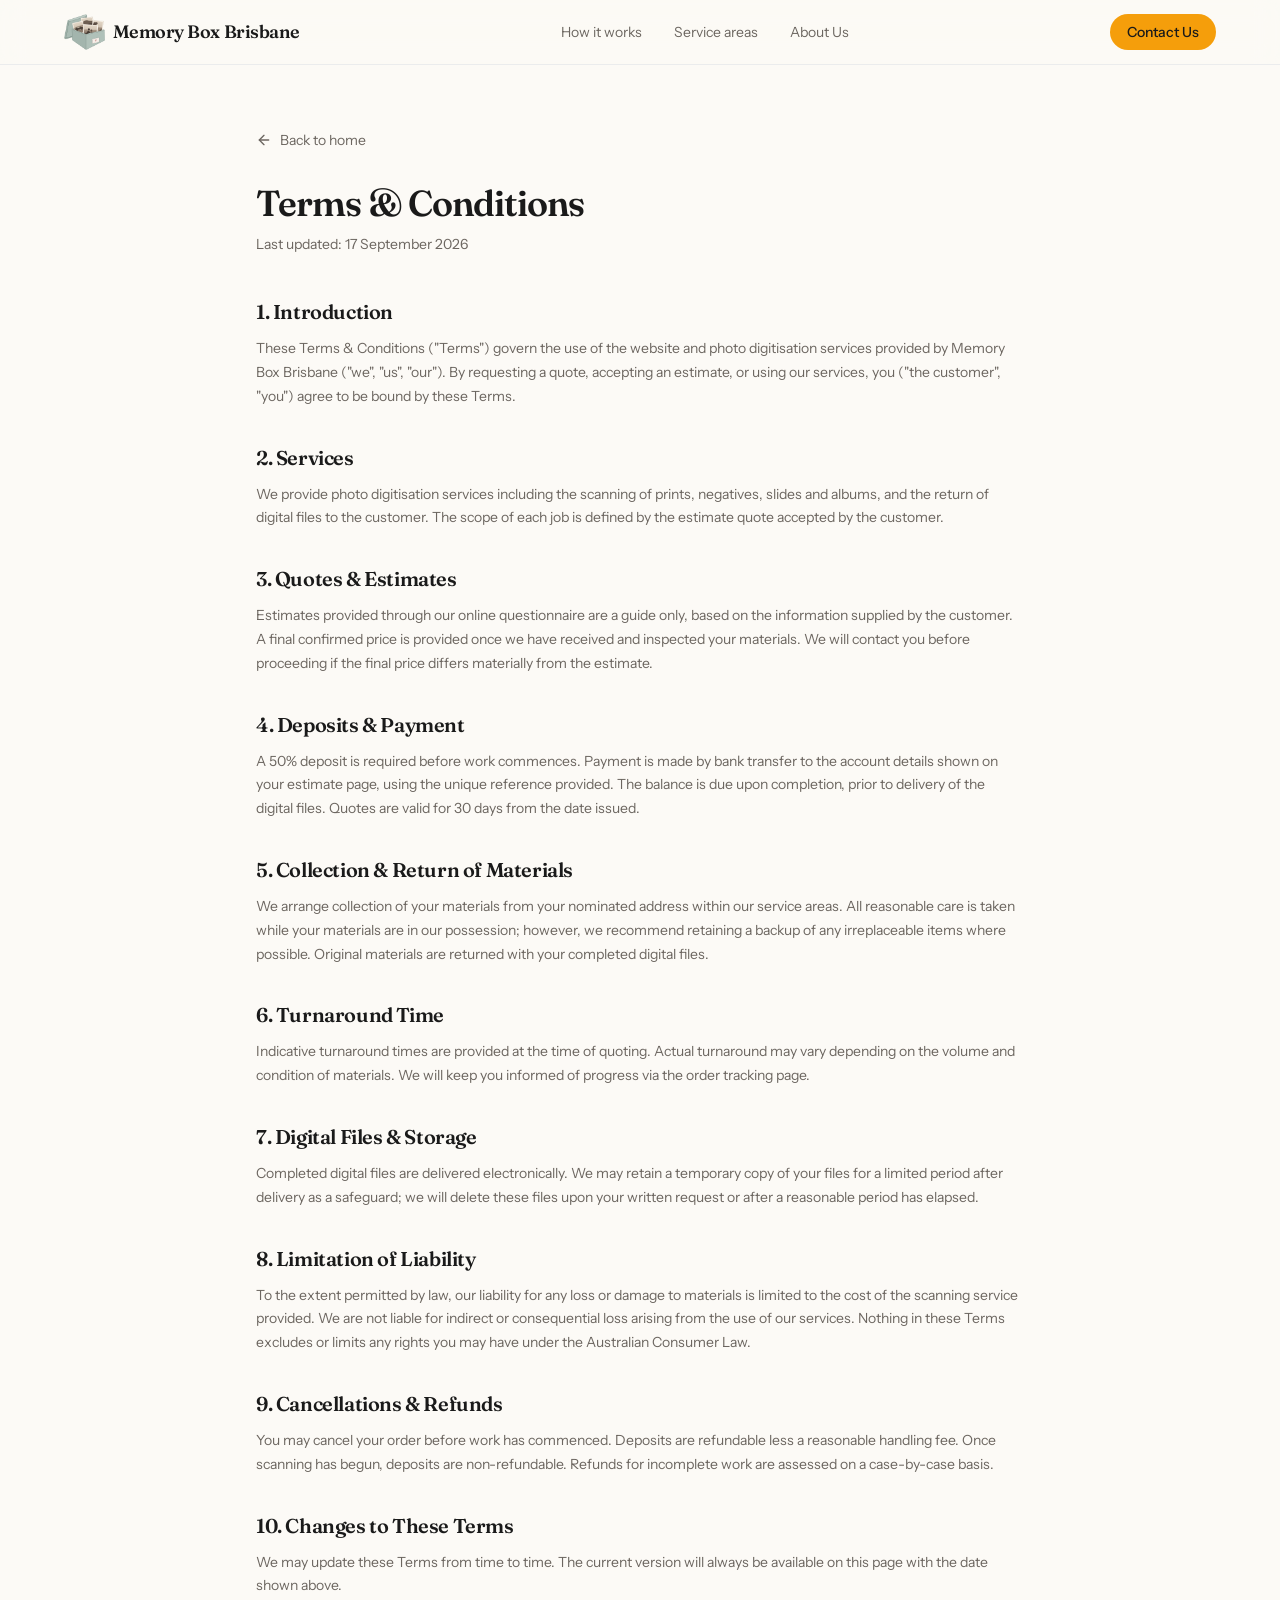
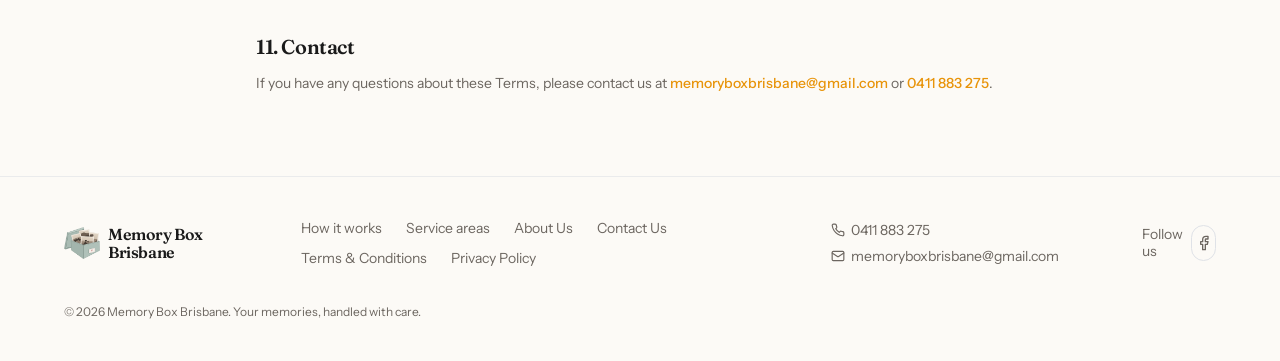
<file: terms/index.html>
<!DOCTYPE html>
<html lang="en-AU">
<head>
  <meta charset="utf-8">
  <meta name="viewport" content="width=device-width, initial-scale=1">
  <title>Terms | Memory Box Brisbane</title>
  <meta name="description" content="Terms and conditions for Memory Box Brisbane photo digitisation services.">
  <link rel="canonical" href="https://mymemorybox.com.au/terms/">
  <meta name="theme-color" content="#fbf8f4">
  <link rel="icon" href="../images/logo.png?v=2" type="image/png">
  <link rel="apple-touch-icon" href="../images/logo.png?v=2">
  <link rel="preconnect" href="https://fonts.googleapis.com">
  <link rel="preconnect" href="https://fonts.gstatic.com" crossorigin>
  <link href="https://fonts.googleapis.com/css2?family=Fraunces:opsz,wght@9..144,400;9..144,500;9..144,600;9..144,700&family=Instrument+Sans:wght@400;500;600;700&display=swap" rel="stylesheet">
  <link rel="stylesheet" href="../css/styles.css">
</head>
<body>
  <a class="skip-link" href="#main">Skip to content</a>
  <header class="site-header">
    <div class="wrap header-inner">
      <a class="brand" href="../">
        <img class="brand-mark" src="../images/logo-mark.png" alt="" width="270" height="240">
        Memory Box Brisbane
      </a>
      <nav class="nav-desktop" aria-label="Primary">
        <a href="../#how-it-works">How it works</a>
        <a href="../#areas">Service areas</a>
        <a href="../#about">About Us</a>
      </nav>
      <div class="header-actions">
        <a class="btn btn-primary btn-sm header-cta" href="mailto:memoryboxbrisbane@gmail.com?subject=I%20want%20to%20know%20more">Contact Us</a>
        <button class="nav-toggle" type="button" data-nav-toggle aria-expanded="false" aria-controls="mobile-nav" aria-label="Toggle menu">
          <svg class="icon icon-md" data-icon-menu aria-hidden="true"><use href="../icons.svg#i-menu"></use></svg>
          <svg class="icon icon-md" data-icon-close aria-hidden="true"><use href="../icons.svg#i-x"></use></svg>
        </button>
      </div>
    </div>
    <div class="mobile-nav" id="mobile-nav" data-nav-panel hidden>
      <a href="../#how-it-works">How it works</a>
      <a href="../#areas">Service areas</a>
      <a href="../#about">About Us</a>
      <a class="btn btn-primary btn-sm" href="mailto:memoryboxbrisbane@gmail.com?subject=I%20want%20to%20know%20more">
        <svg class="icon" aria-hidden="true"><use href="../icons.svg#i-mail"></use></svg>
        Contact Us
      </a>
    </div>
  </header>

  <main id="main" class="legal">
    <article class="wrap-legal">
      <a class="back-link" href="../">
        <svg class="icon" aria-hidden="true"><use href="../icons.svg#i-arrowleft"></use></svg>
        Back to home
      </a>
      <h1>Terms &amp; Conditions</h1>
      <p class="updated">Last updated: 17 September 2026</p>
      <div class="legal-body">
        <section>
          <h2>1. Introduction</h2>
          <p>These Terms &amp; Conditions ("Terms") govern the use of the website and photo digitisation services provided by Memory Box Brisbane ("we", "us", "our"). By requesting a quote, accepting an estimate, or using our services, you ("the customer", "you") agree to be bound by these Terms.</p>
        </section>
        <section>
          <h2>2. Services</h2>
          <p>We provide photo digitisation services including the scanning of prints, negatives, slides and albums, and the return of digital files to the customer. The scope of each job is defined by the estimate quote accepted by the customer.</p>
        </section>
        <section>
          <h2>3. Quotes &amp; Estimates</h2>
          <p>Estimates provided through our online questionnaire are a guide only, based on the information supplied by the customer. A final confirmed price is provided once we have received and inspected your materials. We will contact you before proceeding if the final price differs materially from the estimate.</p>
        </section>
        <section>
          <h2>4. Deposits &amp; Payment</h2>
          <p>A 50% deposit is required before work commences. Payment is made by bank transfer to the account details shown on your estimate page, using the unique reference provided. The balance is due upon completion, prior to delivery of the digital files. Quotes are valid for 30 days from the date issued.</p>
        </section>
        <section>
          <h2>5. Collection &amp; Return of Materials</h2>
          <p>We arrange collection of your materials from your nominated address within our service areas. All reasonable care is taken while your materials are in our possession; however, we recommend retaining a backup of any irreplaceable items where possible. Original materials are returned with your completed digital files.</p>
        </section>
        <section>
          <h2>6. Turnaround Time</h2>
          <p>Indicative turnaround times are provided at the time of quoting. Actual turnaround may vary depending on the volume and condition of materials. We will keep you informed of progress via the order tracking page.</p>
        </section>
        <section>
          <h2>7. Digital Files &amp; Storage</h2>
          <p>Completed digital files are delivered electronically. We may retain a temporary copy of your files for a limited period after delivery as a safeguard; we will delete these files upon your written request or after a reasonable period has elapsed.</p>
        </section>
        <section>
          <h2>8. Limitation of Liability</h2>
          <p>To the extent permitted by law, our liability for any loss or damage to materials is limited to the cost of the scanning service provided. We are not liable for indirect or consequential loss arising from the use of our services. Nothing in these Terms excludes or limits any rights you may have under the Australian Consumer Law.</p>
        </section>
        <section>
          <h2>9. Cancellations &amp; Refunds</h2>
          <p>You may cancel your order before work has commenced. Deposits are refundable less a reasonable handling fee. Once scanning has begun, deposits are non-refundable. Refunds for incomplete work are assessed on a case-by-case basis.</p>
        </section>
        <section>
          <h2>10. Changes to These Terms</h2>
          <p>We may update these Terms from time to time. The current version will always be available on this page with the date shown above.</p>
        </section>
        <section>
          <h2>11. Contact</h2>
          <p>If you have any questions about these Terms, please contact us at <a href="mailto:memoryboxbrisbane@gmail.com">memoryboxbrisbane@gmail.com</a> or <a href="tel:+61411883275">0411 883 275</a>.</p>
        </section>
      </div>
    </article>
  </main>

  <footer class="site-footer">
    <div class="wrap">
      <div class="footer-row">
        <a class="brand footer-brand" href="../">
          <img class="brand-mark sm" src="../images/logo-mark.png" alt="" width="270" height="240">
          <span class="brand-name">Memory Box Brisbane</span>
        </a>
        <nav class="footer-links" aria-label="Footer">
          <a href="../#how-it-works">How it works</a>
          <a href="../#areas">Service areas</a>
          <a href="../#about">About Us</a>
          <a href="mailto:memoryboxbrisbane@gmail.com?subject=I%20want%20to%20know%20more">Contact Us</a>
          <a href="./">Terms &amp; Conditions</a>
          <a href="../privacy/">Privacy Policy</a>
        </nav>
        <div class="footer-contact">
          <a href="tel:+61411883275"><svg class="icon icon-xs" aria-hidden="true"><use href="../icons.svg#i-phone"></use></svg> 0411 883 275</a>
          <a href="mailto:memoryboxbrisbane@gmail.com"><svg class="icon icon-xs" aria-hidden="true"><use href="../icons.svg#i-mail"></use></svg> memoryboxbrisbane@gmail.com</a>
        </div>
        <div class="follow">
          <span>Follow us</span>
          <a class="icon-btn" href="https://www.facebook.com/profile.php?id=61593929076750" target="_blank" rel="noopener noreferrer" aria-label="Follow us on Facebook">
            <svg class="icon" aria-hidden="true"><use href="../icons.svg#i-facebook"></use></svg>
          </a>
        </div>
      </div>
      <p class="copy">© <span id="year">2026</span> Memory Box Brisbane. Your memories, handled with care.</p>
    </div>
  </footer>
  <div class="mobile-bar">
    <div class="mobile-bar-inner">
      <a class="btn btn-call" href="tel:+61411883275"><svg class="icon" aria-hidden="true"><use href="../icons.svg#i-phone"></use></svg> Call</a>
      <a class="btn btn-primary" href="mailto:memoryboxbrisbane@gmail.com?subject=I%20want%20to%20know%20more"><svg class="icon" aria-hidden="true"><use href="../icons.svg#i-mail"></use></svg> Contact Us</a>
    </div>
  </div>
  <script src="../js/site.js"></script>
  <script>document.getElementById("year").textContent = new Date().getFullYear();</script>
</body>
</html>
</file>
<file: css/styles.css>
/* Memory Box Brisbane — static styles matched to the live site tokens. */

:root {
  --background: 40 33% 97.6%;
  --foreground: 0 0% 10%;
  --card: 0 0% 100%;
  --card-foreground: 0 0% 10%;
  --primary: 38 92% 50%;
  --primary-foreground: 0 0% 10%;
  --secondary: 40 25% 93%;
  --secondary-foreground: 0 0% 10%;
  --muted: 40 25% 93%;
  --muted-foreground: 30 6% 40%;
  --accent: 48 96% 89%;
  --accent-foreground: 0 0% 10%;
  --border: 220 14% 89%;
  --input: 220 14% 89%;
  --ring: 38 92% 50%;
  --radius: 0.75rem;
  --font-heading: "Fraunces", ui-serif, Georgia, serif;
  --font-body: "Instrument Sans", ui-sans-serif, system-ui, sans-serif;
  --shadow-photo: 0 30px 60px -15px rgba(0, 0, 0, 0.25);
  --shadow-card: 0 20px 50px -20px rgba(0, 0, 0, 0.2);
  --header-h: 4rem;
  --bar-h: 4.25rem;
  color-scheme: light;
}

*,
*::before,
*::after {
  box-sizing: border-box;
}

[hidden] {
  display: none !important;
}

html {
  scroll-behavior: smooth;
}

body {
  margin: 0;
  min-height: 100vh;
  background: #fcfaf6;
  color: hsl(var(--foreground));
  font-family: var(--font-body);
  font-size: 1rem;
  line-height: 1.6;
  -webkit-font-smoothing: antialiased;
  text-rendering: optimizeLegibility;
}

img {
  max-width: 100%;
  display: block;
}

button,
input,
select,
textarea {
  font: inherit;
  color: inherit;
}

a {
  color: inherit;
}

h1,
h2,
h3,
p {
  margin: 0;
}

.skip-link {
  position: absolute;
  left: 1rem;
  top: -4rem;
  z-index: 80;
  background: hsl(var(--primary));
  color: hsl(var(--primary-foreground));
  padding: 0.5rem 1rem;
  border-radius: 999px;
  text-decoration: none;
}

.skip-link:focus {
  top: 0.75rem;
}

.wrap {
  width: min(72rem, calc(100% - 2.5rem));
  margin-inline: auto;
}

.wrap-narrow {
  width: min(42rem, calc(100% - 2.5rem));
  margin-inline: auto;
}

.wrap-legal {
  width: min(48rem, calc(100% - 2.5rem));
  margin-inline: auto;
}

.heading {
  font-family: var(--font-heading);
  font-weight: 500;
  letter-spacing: -0.025em;
  line-height: 1.15;
}

.muted {
  color: hsl(var(--muted-foreground));
}

.icon {
  width: 1rem;
  height: 1rem;
  display: block;
  flex: none;
  overflow: visible;
}

.icon-xs { width: 0.875rem; height: 0.875rem; }
.icon-sm { width: 1rem; height: 1rem; }
.icon-md { width: 1.25rem; height: 1.25rem; }

/* Header */

.site-header {
  position: sticky;
  top: 0;
  z-index: 40;
  border-bottom: 1px solid hsl(var(--border) / 0.6);
  background: rgba(252, 250, 246, 0.8);
  backdrop-filter: blur(12px);
  -webkit-backdrop-filter: blur(12px);
}

.header-inner {
  height: var(--header-h);
  display: flex;
  align-items: center;
  justify-content: space-between;
  gap: 1rem;
}

.brand {
  display: inline-flex;
  align-items: center;
  gap: 0.5rem;
  text-decoration: none;
  font-family: var(--font-heading);
  font-weight: 600;
  letter-spacing: -0.025em;
  font-size: 1.125rem;
  line-height: 1;
}

.brand-mark {
  height: 2.25rem;
  width: auto;
  max-width: none;
  flex: 0 0 auto;
  display: block;
  background: none;
  border-radius: 0;
  object-fit: contain;
}

.brand-mark.sm {
  height: 2rem;
  width: auto;
}

.nav-desktop {
  display: none;
  align-items: center;
  gap: 2rem;
}

.nav-desktop a,
.footer-links a {
  color: hsl(var(--muted-foreground));
  text-decoration: none;
  font-size: 0.875rem;
  transition: color 0.15s ease;
}

.nav-desktop a:hover,
.footer-links a:hover,
.text-link:hover {
  color: hsl(var(--foreground));
}

.header-actions {
  display: flex;
  align-items: center;
  gap: 0.5rem;
}

.nav-toggle {
  display: inline-flex;
  align-items: center;
  justify-content: center;
  width: 2.5rem;
  height: 2.5rem;
  border: 0;
  background: transparent;
  padding: 0;
  cursor: pointer;
  border-radius: 999px;
}

.nav-toggle:hover {
  background: hsl(var(--secondary));
}

.mobile-nav {
  display: none;
  border-top: 1px solid hsl(var(--border) / 0.6);
  background: #fcfaf6;
  padding: 1rem 1.25rem 1.15rem;
}

.mobile-nav.is-open {
  display: block;
}

.nav-toggle [data-icon-close] {
  display: none;
}

.nav-toggle.is-open [data-icon-menu] {
  display: none;
}

.nav-toggle.is-open [data-icon-close] {
  display: block;
}

.mobile-nav a {
  display: block;
  text-decoration: none;
  font-size: 0.875rem;
  padding: 0.45rem 0;
}

.mobile-nav a.btn {
  display: inline-flex;
  margin-top: 0.35rem;
}

.mobile-nav .btn {
  width: 100%;
  margin-top: 0.55rem;
}

/* Buttons */

.btn {
  display: inline-flex;
  align-items: center;
  justify-content: center;
  gap: 0.45rem;
  border: 1px solid transparent;
  border-radius: 999px;
  text-decoration: none;
  cursor: pointer;
  font-weight: 500;
  line-height: 1;
  white-space: nowrap;
  transition: background-color 0.15s ease, color 0.15s ease, border-color 0.15s ease, opacity 0.15s ease;
}

.btn:focus-visible,
.nav-toggle:focus-visible,
.choice:focus-visible,
.field input:focus-visible,
.field select:focus-visible,
.field textarea:focus-visible,
.text-link:focus-visible,
.icon-btn:focus-visible {
  outline: 2px solid hsl(var(--ring));
  outline-offset: 2px;
}

.btn-primary {
  background: #f59e0b;
  color: #1a1a1a;
}

.btn-primary:hover {
  background: #e8940a;
}

.btn-ghost {
  background: transparent;
  color: hsl(var(--foreground));
}

.btn-ghost:hover {
  background: hsl(var(--accent));
}

.btn-outline {
  background: hsl(var(--card));
  border-color: hsl(var(--border));
}

.btn-outline:hover {
  background: hsl(var(--accent));
}

.btn-sm {
  height: 2.25rem;
  padding: 0 1rem;
  font-size: 0.875rem;
}

.btn-lg {
  height: 3rem;
  padding: 0 1.75rem;
  font-size: 1rem;
}

.btn:disabled {
  opacity: 0.5;
  cursor: not-allowed;
}

.btn-primary:disabled {
  opacity: 1;
  background: #f6d48b;
  color: rgba(26, 26, 26, 0.55);
}

.header-cta {
  display: none;
}

.text-link {
  color: hsl(var(--muted-foreground));
  font-size: 0.875rem;
  font-weight: 500;
  text-decoration: none;
}

.text-link:hover {
  color: hsl(var(--foreground));
}

.inline-actions {
  display: flex;
  flex-wrap: wrap;
  align-items: center;
  gap: 0.75rem;
}

/* Hero */

.hero {
  padding: 4rem 0;
}

.hero-grid,
.split {
  display: grid;
  grid-template-columns: 1fr;
  gap: 2.5rem;
  align-items: center;
}

.hero h1 {
  margin-top: 1.25rem;
  font-family: var(--font-heading);
  font-weight: 500;
  font-size: 2.25rem;
  line-height: 1.05;
  letter-spacing: -0.03em;
  text-wrap: balance;
}

.lede {
  margin-top: 1.25rem;
  max-width: 28rem;
  font-size: 1.125rem;
  color: hsl(var(--muted-foreground));
}

.hero .inline-actions {
  margin-top: 2rem;
}

.hero .btn-lg,
.contact .btn-lg {
  height: 2.75rem;
  padding: 0 1.35rem;
  font-size: 1rem;
}

.contact .section-title {
  max-width: 13.15em;
}

.pill {
  display: inline-flex;
  align-items: center;
  gap: 0.5rem;
  border-radius: 999px;
  background: hsl(var(--accent));
  color: hsl(var(--accent-foreground));
  padding: 0.25rem 0.75rem;
  font-size: 0.75rem;
  font-weight: 500;
}

.pill .icon {
  color: hsl(var(--primary));
}

.pill-soft {
  background: hsl(var(--primary) / 0.1);
  color: hsl(var(--primary));
  font-weight: 600;
}

.photo-frame {
  overflow: hidden;
  border-radius: 1rem;
  box-shadow: var(--shadow-photo);
  background: hsl(var(--secondary));
}

.photo-frame img {
  width: 100%;
  height: 100%;
  object-fit: cover;
}

.ratio-4-5 { aspect-ratio: 4 / 5; }
.ratio-4-3 { aspect-ratio: 4 / 3; }
.ratio-1 { aspect-ratio: 1; }

/* How it works */

.how {
  position: relative;
  padding: 4rem 0;
}

.how::before {
  content: "";
  pointer-events: none;
  position: absolute;
  inset: 0;
  opacity: 0.5;
  background-image: radial-gradient(#0000000a 1px, transparent 1px);
  background-size: 3px 3px;
}

.how .wrap,
.band .wrap,
.contact .wrap {
  position: relative;
}

.section-title {
  font-family: var(--font-heading);
  font-weight: 500;
  letter-spacing: -0.025em;
  font-size: 1.875rem;
  line-height: 1.15;
}

.section-lead {
  margin-top: 0.75rem;
  font-size: 1.125rem;
  color: hsl(var(--muted-foreground));
}

.steps {
  list-style: none;
  margin: 2rem 0 0;
  padding: 0;
  display: grid;
  gap: 1.5rem;
}

.steps li {
  display: flex;
  gap: 1rem;
}

.step-icon {
  width: 2.75rem;
  height: 2.75rem;
  flex: none;
  border-radius: 999px;
  background: #f59e0b;
  color: #1a1a1a;
  display: inline-flex;
  align-items: center;
  justify-content: center;
}

.step-title {
  font-family: var(--font-heading);
  font-size: 1.125rem;
  font-weight: 500;
}

.step-text {
  margin-top: 0.25rem;
  color: hsl(var(--muted-foreground));
}

/* Local + about share the warm band */

.band {
  background: #f7f5f0;
  padding: 4rem 0;
}

.local-grid {
  display: grid;
  gap: 2.5rem;
  align-items: center;
}

.local-copy .section-lead {
  margin-top: 1rem;
}

.chips {
  display: flex;
  flex-wrap: wrap;
  gap: 0.5rem;
  margin-top: 1.5rem;
}

.chip {
  display: inline-flex;
  align-items: center;
  gap: 0.375rem;
  border-radius: 999px;
  border: 1px solid hsl(var(--border));
  background: hsl(var(--card));
  padding: 0.5rem 1rem;
  font-size: 0.875rem;
  font-weight: 500;
}

.chip .icon {
  color: hsl(var(--primary));
}

.price-card {
  border-radius: 1rem;
  border: 1px solid hsl(var(--border));
  background: hsl(var(--card));
  padding: 2rem;
  box-shadow: var(--shadow-card);
}

.price-card h3 {
  margin-top: 1rem;
  font-family: var(--font-heading);
  font-weight: 500;
  font-size: 1.5rem;
  letter-spacing: -0.02em;
  line-height: 1.25;
}

.price-card p {
  margin-top: 0.75rem;
  color: hsl(var(--muted-foreground));
}

.choice {
  position: relative;
}

.choice input[type="radio"] {
  position: absolute;
  opacity: 0;
  width: 1px;
  height: 1px;
  margin: 0;
}

.choice-check .icon {
  opacity: 0;
}

.choice.is-selected .choice-check .icon {
  opacity: 1;
}

.about-intro {
  max-width: 42rem;
  margin: 0 auto;
  text-align: center;
}

.about-intro .section-title {
  margin-top: 1rem;
}

.about-intro .section-lead {
  margin-top: 1rem;
}

.team {
  margin-top: 3.5rem;
  display: grid;
  gap: 2.5rem;
}

.person {
  display: flex;
  flex-direction: column;
  overflow: hidden;
  border-radius: 1rem;
  border: 1px solid hsl(var(--border));
  background: hsl(var(--card));
  box-shadow: var(--shadow-card);
}

.person-photo {
  position: relative;
  width: 50%;
  margin: 1.35rem auto 0;
  overflow: visible;
  background: transparent;
}

.person-photo img {
  width: 100%;
  height: auto;
  object-fit: contain;
  aspect-ratio: auto;
  box-shadow: 0 10px 22px rgba(90, 58, 28, 0.16);
}

.person-tag {
  position: absolute;
  left: 1rem;
  top: 1rem;
  display: inline-flex;
  align-items: center;
  gap: 0.375rem;
  border-radius: 999px;
  background: hsl(var(--background) / 0.9);
  backdrop-filter: blur(6px);
  padding: 0.25rem 0.75rem;
  font-size: 0.75rem;
  font-weight: 600;
}

.person-tag .icon {
  color: hsl(var(--primary));
}

.person-body {
  padding: 1.75rem;
  display: flex;
  flex-direction: column;
  flex: 1;
}

.person-body h3 {
  font-family: var(--font-heading);
  font-size: 1.5rem;
  font-weight: 500;
  letter-spacing: -0.02em;
}

.person-role {
  margin-top: 0.25rem;
  font-size: 0.875rem;
  font-weight: 500;
  color: hsl(var(--primary));
}

.person-bio {
  margin-top: 1rem;
  display: grid;
  gap: 0.75rem;
}

.person-bio p {
  color: hsl(var(--muted-foreground));
}

/* Contact */

.contact {
  padding: 4rem 0;
}

.contact-lines {
  margin-top: 1.5rem;
  display: grid;
  gap: 0.5rem;
}

.contact-lines a {
  display: inline-flex;
  align-items: center;
  gap: 0.5rem;
  text-decoration: none;
  font-weight: 500;
}

.contact-lines a:hover {
  color: hsl(var(--primary));
}

.contact-lines .icon,
.contact-aside .icon,
.fine .icon {
  color: hsl(var(--primary));
}

.contact-actions {
  margin-top: 1.5rem;
}

.fb-link {
  display: inline-flex;
  align-items: center;
  gap: 0.5rem;
  color: hsl(var(--muted-foreground));
  text-decoration: none;
  font-size: 0.875rem;
  font-weight: 500;
}

.fb-link:hover {
  color: hsl(var(--primary));
}

.icon-btn {
  width: 2.25rem;
  height: 2.25rem;
  border-radius: 999px;
  border: 1px solid hsl(var(--border));
  display: inline-flex;
  align-items: center;
  justify-content: center;
  color: hsl(var(--muted-foreground));
  text-decoration: none;
  transition: background-color 0.15s ease, color 0.15s ease, border-color 0.15s ease;
}

.fb-link:hover .icon-btn,
.icon-btn:hover {
  border-color: hsl(var(--primary));
  background: hsl(var(--primary));
  color: hsl(var(--primary-foreground));
}

.fine {
  margin-top: 1.5rem;
  display: flex;
  align-items: center;
  gap: 0.375rem;
  font-size: 0.875rem;
  color: hsl(var(--muted-foreground));
}

/* Footer */

.site-footer {
  border-top: 1px solid hsl(var(--border) / 0.6);
  background: #fcfaf6;
  padding: 2.5rem 0 1.5rem;
}

.footer-row {
  display: flex;
  flex-direction: column;
  align-items: flex-start;
  gap: 1.5rem;
}

.footer-links {
  display: flex;
  flex-wrap: wrap;
  gap: 0.5rem 1.5rem;
}

.footer-contact {
  display: grid;
  gap: 0.25rem;
}

.footer-contact a {
  display: inline-flex;
  align-items: center;
  gap: 0.375rem;
  color: hsl(var(--muted-foreground));
  text-decoration: none;
  font-size: 0.875rem;
}

.footer-contact a:hover {
  color: hsl(var(--foreground));
}

.follow {
  display: flex;
  align-items: center;
  gap: 0.5rem;
  color: hsl(var(--muted-foreground));
  font-size: 0.875rem;
}

.copy {
  margin-top: 2rem;
  font-size: 0.75rem;
  color: hsl(var(--muted-foreground));
}

.brand.footer-brand {
  font-size: 1rem;
  align-items: center;
  line-height: 1.15;
}

.brand-name {
  display: block;
  max-width: 6.85rem;
}

/* Mobile call bar */

.mobile-bar {
  position: fixed;
  left: 0;
  right: 0;
  bottom: 0;
  z-index: 30;
  border-top: 1px solid hsl(var(--border) / 0.6);
  background: rgba(252, 250, 246, 0.85);
  backdrop-filter: blur(12px);
  -webkit-backdrop-filter: blur(12px);
  padding: 0.75rem 1rem;
}

.mobile-bar-inner {
  display: flex;
  gap: 0.5rem;
}

.mobile-bar .btn {
  flex: 1;
  height: 2.5rem;
  font-size: 0.875rem;
}

.btn-call {
  background: transparent;
  border-color: hsl(var(--border));
}

.btn-call .icon {
  color: hsl(var(--primary));
}

main {
  padding-bottom: calc(var(--bar-h) + 0.5rem);
}

.site-footer {
  margin-bottom: var(--bar-h);
}

/* Legal */

.legal {
  padding: 4rem 0 5rem;
}

.back-link {
  display: inline-flex;
  align-items: center;
  gap: 0.5rem;
  margin-bottom: 2rem;
  color: hsl(var(--muted-foreground));
  text-decoration: none;
  font-size: 0.875rem;
}

.back-link:hover {
  color: hsl(var(--foreground));
}

.legal h1 {
  font-family: var(--font-heading);
  font-weight: 600;
  font-size: 2.25rem;
  letter-spacing: -0.03em;
  line-height: 1.15;
}

.updated {
  margin-top: 0.5rem;
  font-size: 0.875rem;
  color: hsl(var(--muted-foreground));
}

.legal-body {
  margin-top: 2.5rem;
  display: grid;
  gap: 2rem;
  font-size: 0.875rem;
  line-height: 1.7;
  color: hsl(var(--muted-foreground));
}

.legal-body h2 {
  font-family: var(--font-heading);
  font-size: 1.25rem;
  font-weight: 600;
  color: hsl(var(--foreground));
  letter-spacing: -0.02em;
}

.legal-body p,
.legal-body li {
  margin-top: 0.5rem;
}

.legal-body ul {
  margin: 0.5rem 0 0;
  padding-left: 1.25rem;
}

.legal-body a {
  color: #e8940a;
  font-weight: 500;
  text-decoration: none;
}

.legal-body a:hover {
  text-decoration: underline;
}

/* Quote */

.quote {
  padding: 3rem 0 4.5rem;
}

.quote-intro {
  text-align: center;
}

.quote-intro h1 {
  font-family: var(--font-heading);
  font-weight: 500;
  font-size: 1.875rem;
  letter-spacing: -0.025em;
}

.quote-intro p {
  margin-top: 0.75rem;
  color: hsl(var(--muted-foreground));
}

.quote-card {
  margin-top: 2rem;
}

.progress-meta {
  display: flex;
  justify-content: space-between;
  margin-bottom: 0.5rem;
  font-size: 0.75rem;
  color: hsl(var(--muted-foreground));
}

.progress-bars {
  display: flex;
  gap: 0.375rem;
}

.progress-bars span {
  height: 0.375rem;
  flex: 1;
  border-radius: 999px;
  background: hsl(var(--border));
  transition: background-color 0.4s ease;
}

.progress-bars span.is-on {
  background: hsl(var(--primary));
}

.step {
  min-height: 20rem;
  margin-top: 1.5rem;
}

.step h2 {
  font-family: var(--font-heading);
  font-weight: 500;
  font-size: 1.5rem;
}

.step .hint {
  margin-top: 0.25rem;
  font-size: 0.875rem;
  color: hsl(var(--muted-foreground));
}

.choices {
  margin-top: 1.25rem;
  display: grid;
  gap: 0.75rem;
}

.choice {
  width: 100%;
  display: flex;
  align-items: center;
  gap: 0.75rem;
  text-align: left;
  border-radius: 1rem;
  border: 1px solid hsl(var(--border));
  background: hsl(var(--card));
  padding: 1rem;
  cursor: pointer;
  transition: border-color 0.2s ease, background-color 0.2s ease, box-shadow 0.2s ease;
}

.choice:hover {
  border-color: hsl(var(--primary) / 0.5);
  background: hsl(var(--accent) / 0.4);
}

.choice.is-selected {
  border-color: hsl(var(--primary));
  background: hsl(var(--accent));
  box-shadow: 0 8px 30px -12px rgba(245, 158, 11, 0.45);
}

.choice-icon {
  width: 2.5rem;
  height: 2.5rem;
  flex: none;
  border-radius: 0.75rem;
  display: inline-flex;
  align-items: center;
  justify-content: center;
  background: hsl(var(--secondary));
  color: hsl(var(--muted-foreground));
}

.choice.is-selected .choice-icon {
  background: hsl(var(--primary));
  color: hsl(var(--primary-foreground));
}

.choice-copy {
  flex: 1;
  min-width: 0;
}

.choice-copy strong {
  display: block;
  font-weight: 500;
}

.choice-copy span {
  display: block;
  margin-top: 0.125rem;
  font-size: 0.875rem;
  color: hsl(var(--muted-foreground));
  font-weight: 400;
}

.choice-check {
  width: 1.25rem;
  height: 1.25rem;
  border-radius: 999px;
  border: 1px solid hsl(var(--border));
  display: inline-flex;
  align-items: center;
  justify-content: center;
  flex: none;
}

.choice.is-selected .choice-check {
  border-color: hsl(var(--primary));
  background: hsl(var(--primary));
  color: hsl(var(--primary-foreground));
}

.fields {
  margin-top: 1.25rem;
  display: grid;
  gap: 1rem;
}

.field-row {
  display: grid;
  gap: 1rem;
}

.field label {
  display: block;
  margin-bottom: 0.5rem;
  font-size: 0.875rem;
  font-weight: 500;
}

.field input,
.field select,
.field textarea {
  width: 100%;
  border-radius: 0.75rem;
  border: 1px solid hsl(var(--input));
  background: transparent;
  box-shadow: 0 1px 2px rgba(0, 0, 0, 0.04);
  padding: 0 0.75rem;
  height: 3rem;
}

.field textarea {
  height: auto;
  padding: 0.75rem;
  resize: vertical;
}

.review {
  margin-top: 1.25rem;
  border: 1px solid hsl(var(--border));
  border-radius: 1rem;
  background: hsl(var(--card));
  overflow: hidden;
}

.review div {
  display: flex;
  justify-content: space-between;
  gap: 1rem;
  padding: 0.75rem 1rem;
  border-top: 1px solid hsl(var(--border));
}

.review div:first-child {
  border-top: 0;
}

.review dt {
  font-size: 0.875rem;
  color: hsl(var(--muted-foreground));
}

.review dd {
  margin: 0;
  font-size: 0.875rem;
  font-weight: 500;
  text-align: right;
}

.wizard-nav {
  margin-top: 2rem;
  display: flex;
  align-items: center;
  justify-content: space-between;
  gap: 0.75rem;
}

.estimate {
  margin-top: 2rem;
}

.estimate-hero {
  text-align: center;
}

.plan-card {
  margin-top: 2rem;
  border-radius: 1.5rem;
  border: 1px solid hsl(var(--border));
  background: hsl(var(--card));
  padding: 2rem 1.25rem;
  text-align: center;
  box-shadow: 0 20px 60px -25px rgba(0, 0, 0, 0.25);
}

.plan-kicker {
  font-size: 0.875rem;
  color: hsl(var(--muted-foreground));
}

.plan-price {
  margin-top: 0.5rem;
  font-family: var(--font-heading);
  font-weight: 600;
  font-size: clamp(2.6rem, 8vw, 3.75rem);
  letter-spacing: -0.03em;
  line-height: 1;
}

.discount-badge {
  margin-top: 1rem;
  display: inline-flex;
  align-items: center;
  gap: 0.5rem;
  border-radius: 999px;
  background: hsl(var(--primary));
  color: hsl(var(--primary-foreground));
  padding: 0.5rem 1.25rem;
  font-size: 1rem;
  font-weight: 700;
  box-shadow: 0 1px 2px rgba(0, 0, 0, 0.06);
}

.plan-note {
  margin-top: 0.75rem;
  font-size: 0.875rem;
  color: hsl(var(--muted-foreground));
}

.plan-meta {
  margin-top: 1.25rem;
  display: flex;
  flex-wrap: wrap;
  justify-content: center;
  gap: 0.25rem 0.5rem;
  font-size: 0.75rem;
  color: hsl(var(--muted-foreground));
}

.accept-panel,
.paid-panel {
  margin-top: 2rem;
  border-radius: 1.5rem;
  border: 1px solid hsl(var(--border));
  background: color-mix(in hsl, hsl(var(--secondary)) 40%, hsl(var(--background)));
  padding: 1.5rem 1.25rem 1.75rem;
  text-align: left;
}

.accept-panel h2,
.bank-card h3,
.next-card h3 {
  font-family: var(--font-heading);
  font-weight: 500;
  font-size: 1.25rem;
}

.accept-panel > p,
.bank-card > p,
.next-card > p {
  margin-top: 0.5rem;
  font-size: 0.875rem;
  color: hsl(var(--muted-foreground));
}

.deposit-row {
  margin-top: 1rem;
  display: flex;
  align-items: center;
  gap: 0.75rem;
  border-radius: 1rem;
  border: 1px solid hsl(var(--border));
  background: hsl(var(--card));
  padding: 1rem;
  font-size: 0.875rem;
  color: hsl(var(--muted-foreground));
}

.deposit-row strong {
  margin-left: auto;
  font-family: var(--font-heading);
  font-size: 1.5rem;
  font-weight: 600;
  color: hsl(var(--foreground));
}

.accept-panel .btn,
.stack-btn {
  width: 100%;
  margin-top: 1.25rem;
}

.accepted-banner {
  display: flex;
  align-items: center;
  gap: 0.5rem;
  border-radius: 1rem;
  background: hsl(var(--primary) / 0.1);
  color: hsl(var(--primary));
  padding: 1rem;
  font-weight: 500;
}

.after-grid {
  margin-top: 1.25rem;
  display: grid;
  gap: 1.25rem;
}

.bank-card,
.next-card {
  border-radius: 1rem;
  border: 1px solid hsl(var(--border));
  background: hsl(var(--card));
  padding: 1.5rem;
}

.copy-list {
  margin-top: 1rem;
  display: grid;
  gap: 0.5rem;
}

.copy-row {
  display: flex;
  align-items: center;
  justify-content: space-between;
  gap: 0.75rem;
  border: 1px solid hsl(var(--border));
  border-radius: 0.5rem;
  padding: 0.5rem 0.75rem;
}

.copy-row p {
  font-size: 0.75rem;
  color: hsl(var(--muted-foreground));
}

.copy-row strong {
  display: block;
  font-weight: 500;
  font-size: 0.95rem;
}

.copy-row strong.hl {
  color: hsl(var(--primary));
}

.copy-btn {
  display: inline-flex;
  align-items: center;
  gap: 0.25rem;
  border: 0;
  background: transparent;
  color: hsl(var(--muted-foreground));
  font-size: 0.75rem;
  cursor: pointer;
  padding: 0.25rem;
}

.copy-btn:hover {
  color: hsl(var(--foreground));
}

.next-list {
  margin: 0.75rem 0 0;
  padding: 0;
  list-style: none;
  display: grid;
  gap: 0.75rem;
  font-size: 0.875rem;
  color: hsl(var(--muted-foreground));
}

.next-list li {
  display: flex;
  gap: 0.5rem;
}

.next-list span {
  color: hsl(var(--foreground));
  font-weight: 500;
}

.track-note {
  margin-top: 1.25rem;
  border-radius: 0.75rem;
  background: hsl(var(--accent));
  padding: 1rem;
}

.track-note p {
  font-size: 0.875rem;
  font-weight: 500;
  color: hsl(var(--foreground));
}

.track-note .small {
  margin-top: 0.25rem;
  font-size: 0.75rem;
  font-weight: 400;
  color: hsl(var(--muted-foreground));
}

.care-line {
  margin-top: 1.5rem;
  display: flex;
  align-items: center;
  justify-content: center;
  gap: 0.375rem;
  font-size: 0.875rem;
  color: hsl(var(--muted-foreground));
}

.care-line .icon {
  color: hsl(var(--primary));
}

.noscript-note {
  margin-top: 1.5rem;
  border-radius: 1rem;
  background: hsl(var(--accent));
  padding: 1rem 1.15rem;
}

@media (min-width: 640px) {
  .hero h1 { font-size: 3rem; }
  .section-title { font-size: 2.25rem; }
  .quote-intro h1 { font-size: 2.25rem; }
  .legal h1 { font-size: 2.25rem; }
  .header-cta { display: inline-flex; }
  .choices,
  .field-row { grid-template-columns: 1fr 1fr; }
  .plan-card { padding: 2rem; }
}

@media (min-width: 768px) {
  .nav-desktop { display: flex; }
  .nav-toggle { display: none; }
  .mobile-nav { display: none !important; }
  .mobile-bar { display: none; }
  main { padding-bottom: 0; }
  .site-footer { margin-bottom: 0; padding-bottom: 2.5rem; }
  .hero { padding: 6rem 0; }
  .hero-grid,
  .split,
  .local-grid { grid-template-columns: 1fr 1fr; gap: 2.5rem; }
  .hero h1 { font-size: 3.75rem; }
  .how,
  .contact { padding: 6rem 0; }
  .band { padding: 5rem 0; }
  .about { padding: 4rem 0 6rem; }
  .how-photo { order: 1; }
  .how-copy { order: 2; }
  .team { grid-template-columns: 1fr 1fr; }
  .footer-row {
    flex-direction: row;
    align-items: center;
    justify-content: space-between;
    gap: 1.5rem 2rem;
  }
  .footer-links {
    max-width: 28rem;
    justify-content: flex-start;
  }
  .follow {
    max-width: 4.6rem;
    align-items: center;
  }
  .follow span {
    line-height: 1.2;
  }
  .after-grid { grid-template-columns: 1fr 1fr; }
}

@media (max-width: 767px) {
  .how-photo { order: 2; }
  .how-copy { order: 1; }
}

@media (prefers-reduced-motion: reduce) {
  html { scroll-behavior: auto; }
  *,
  *::before,
  *::after {
    transition: none !important;
  }
}
</file>
